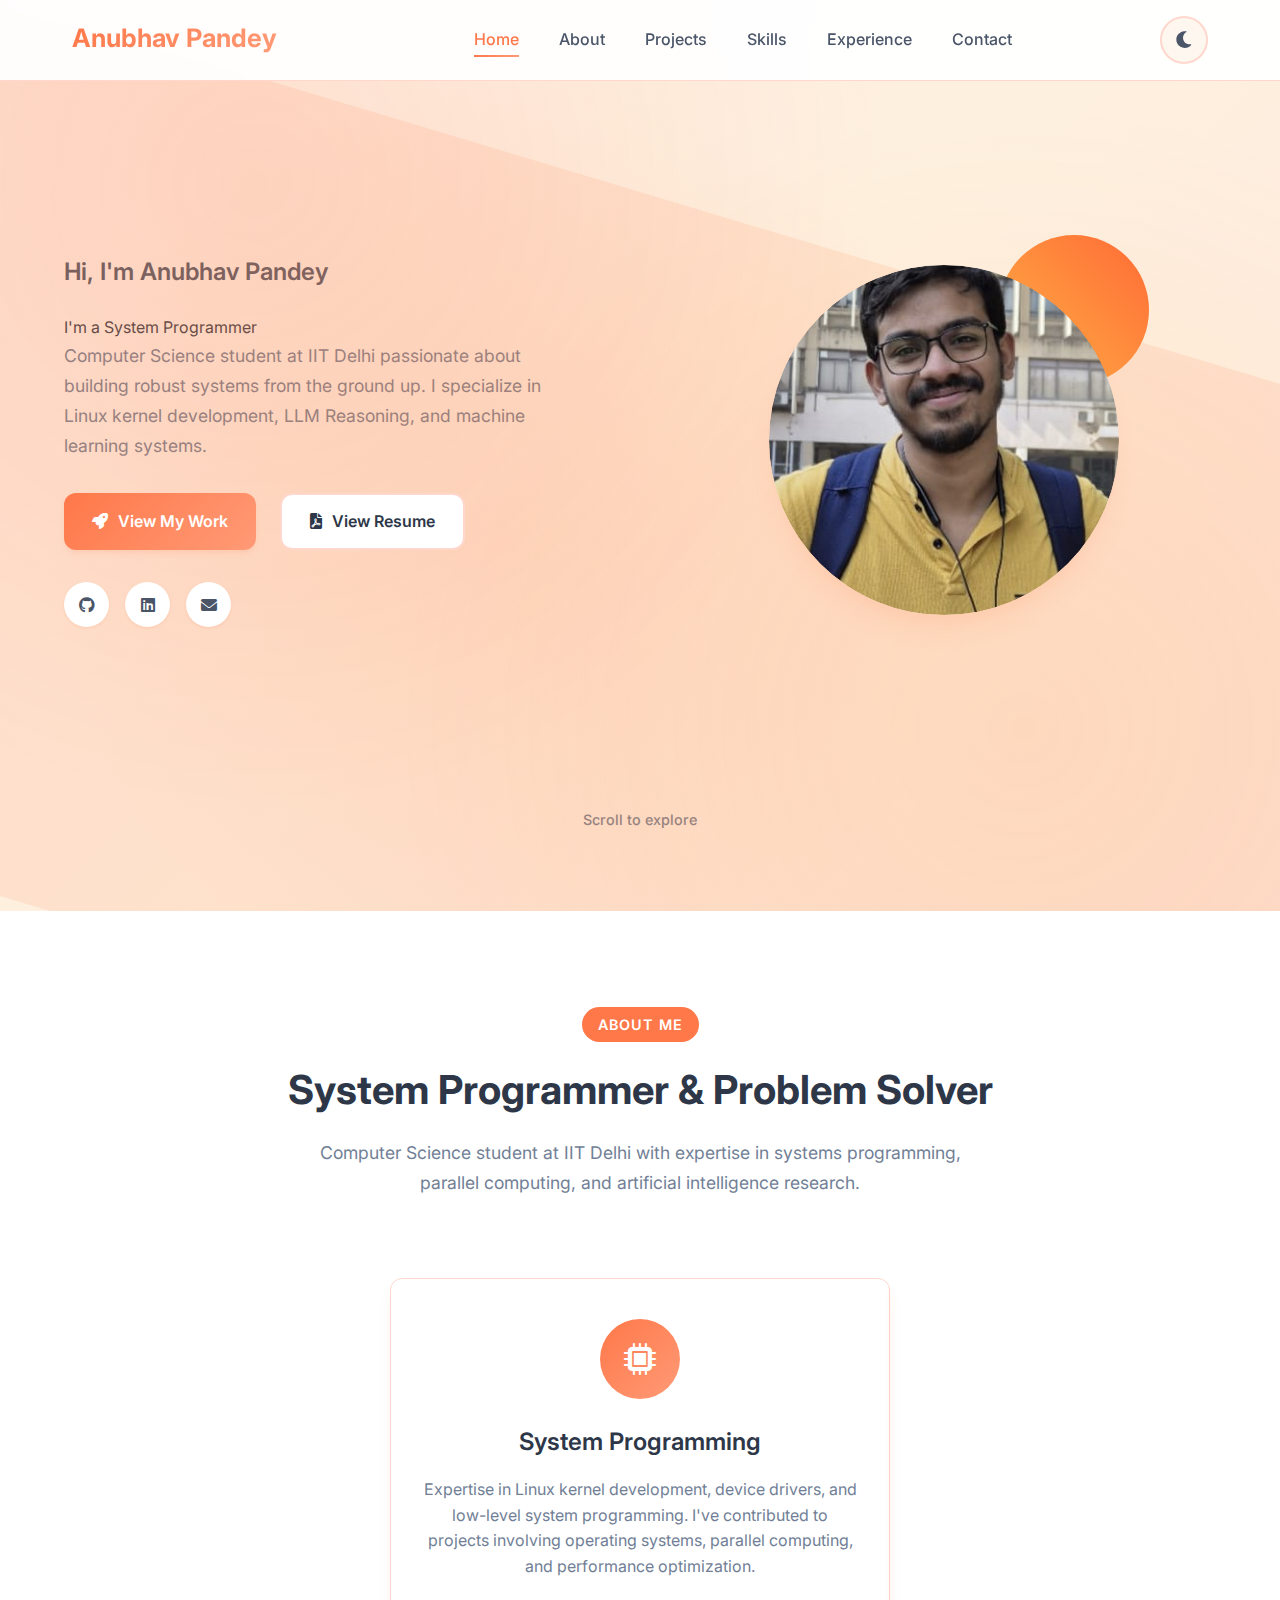
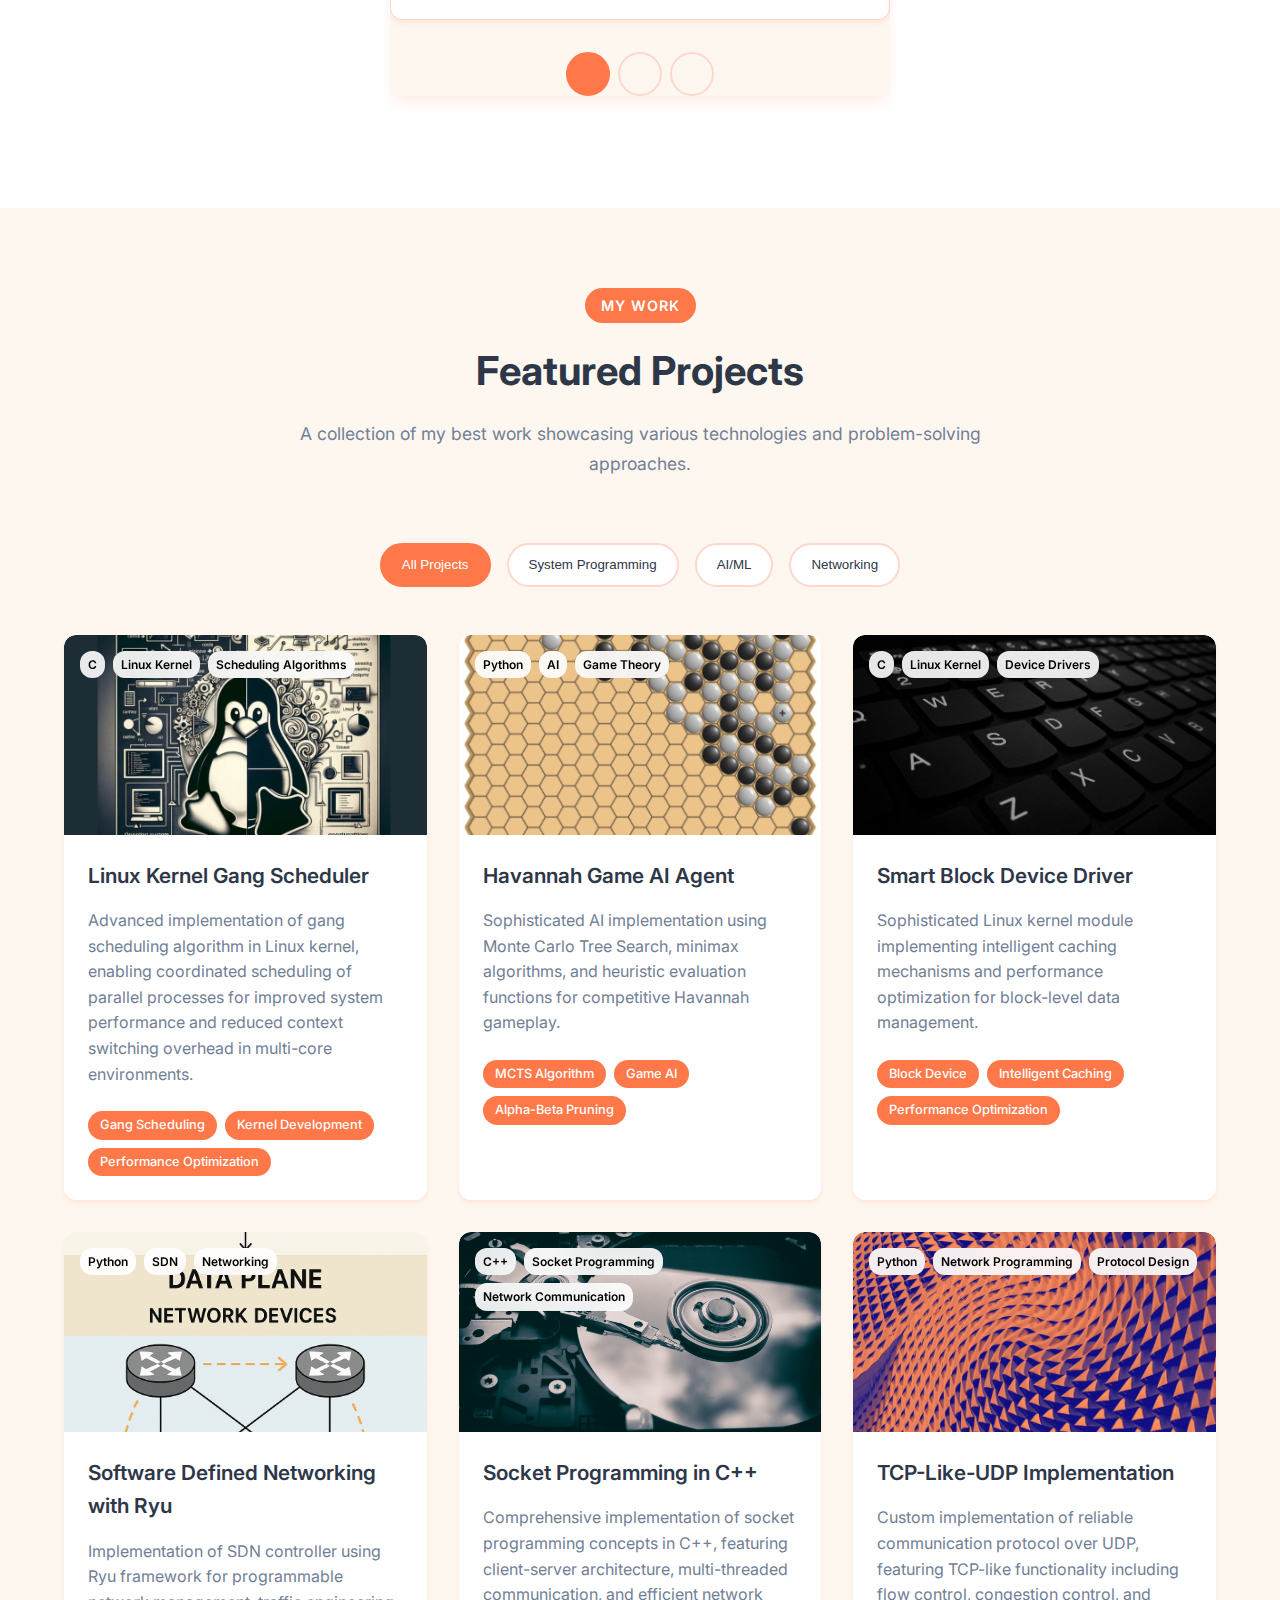
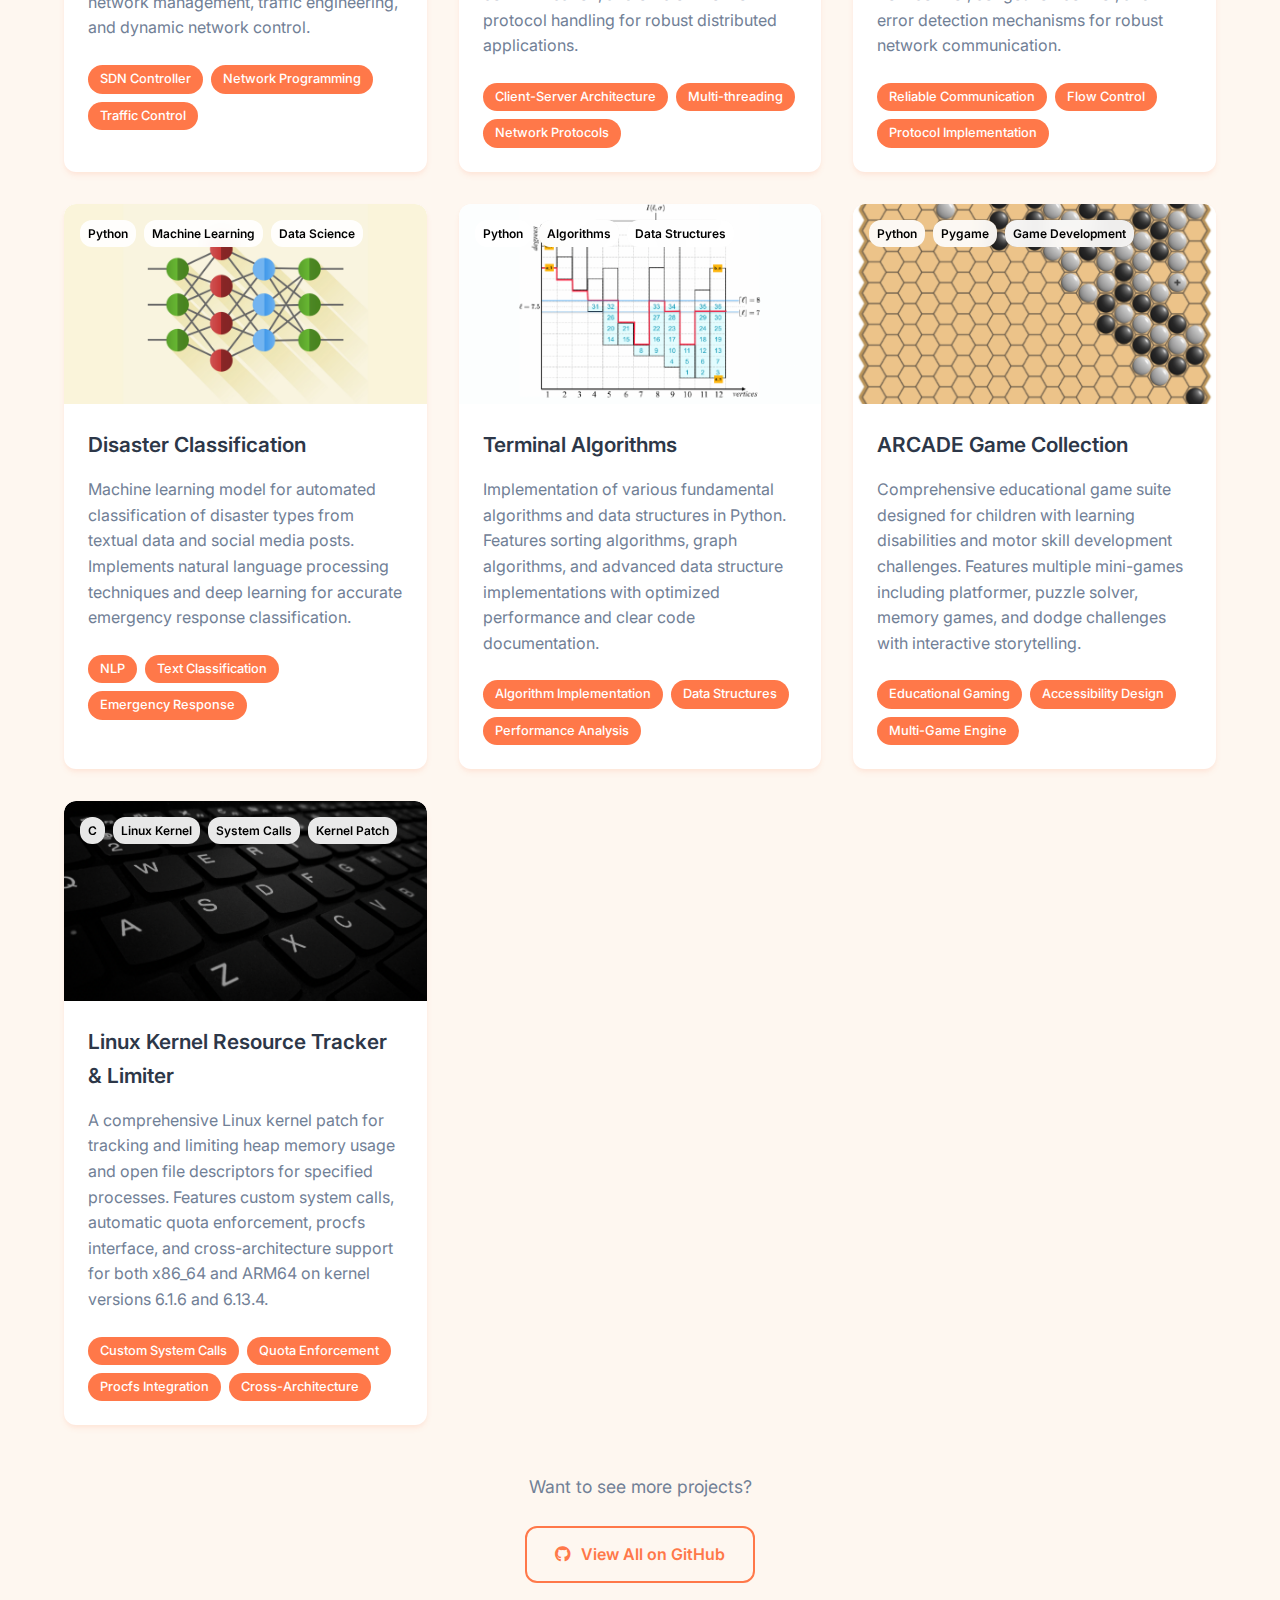
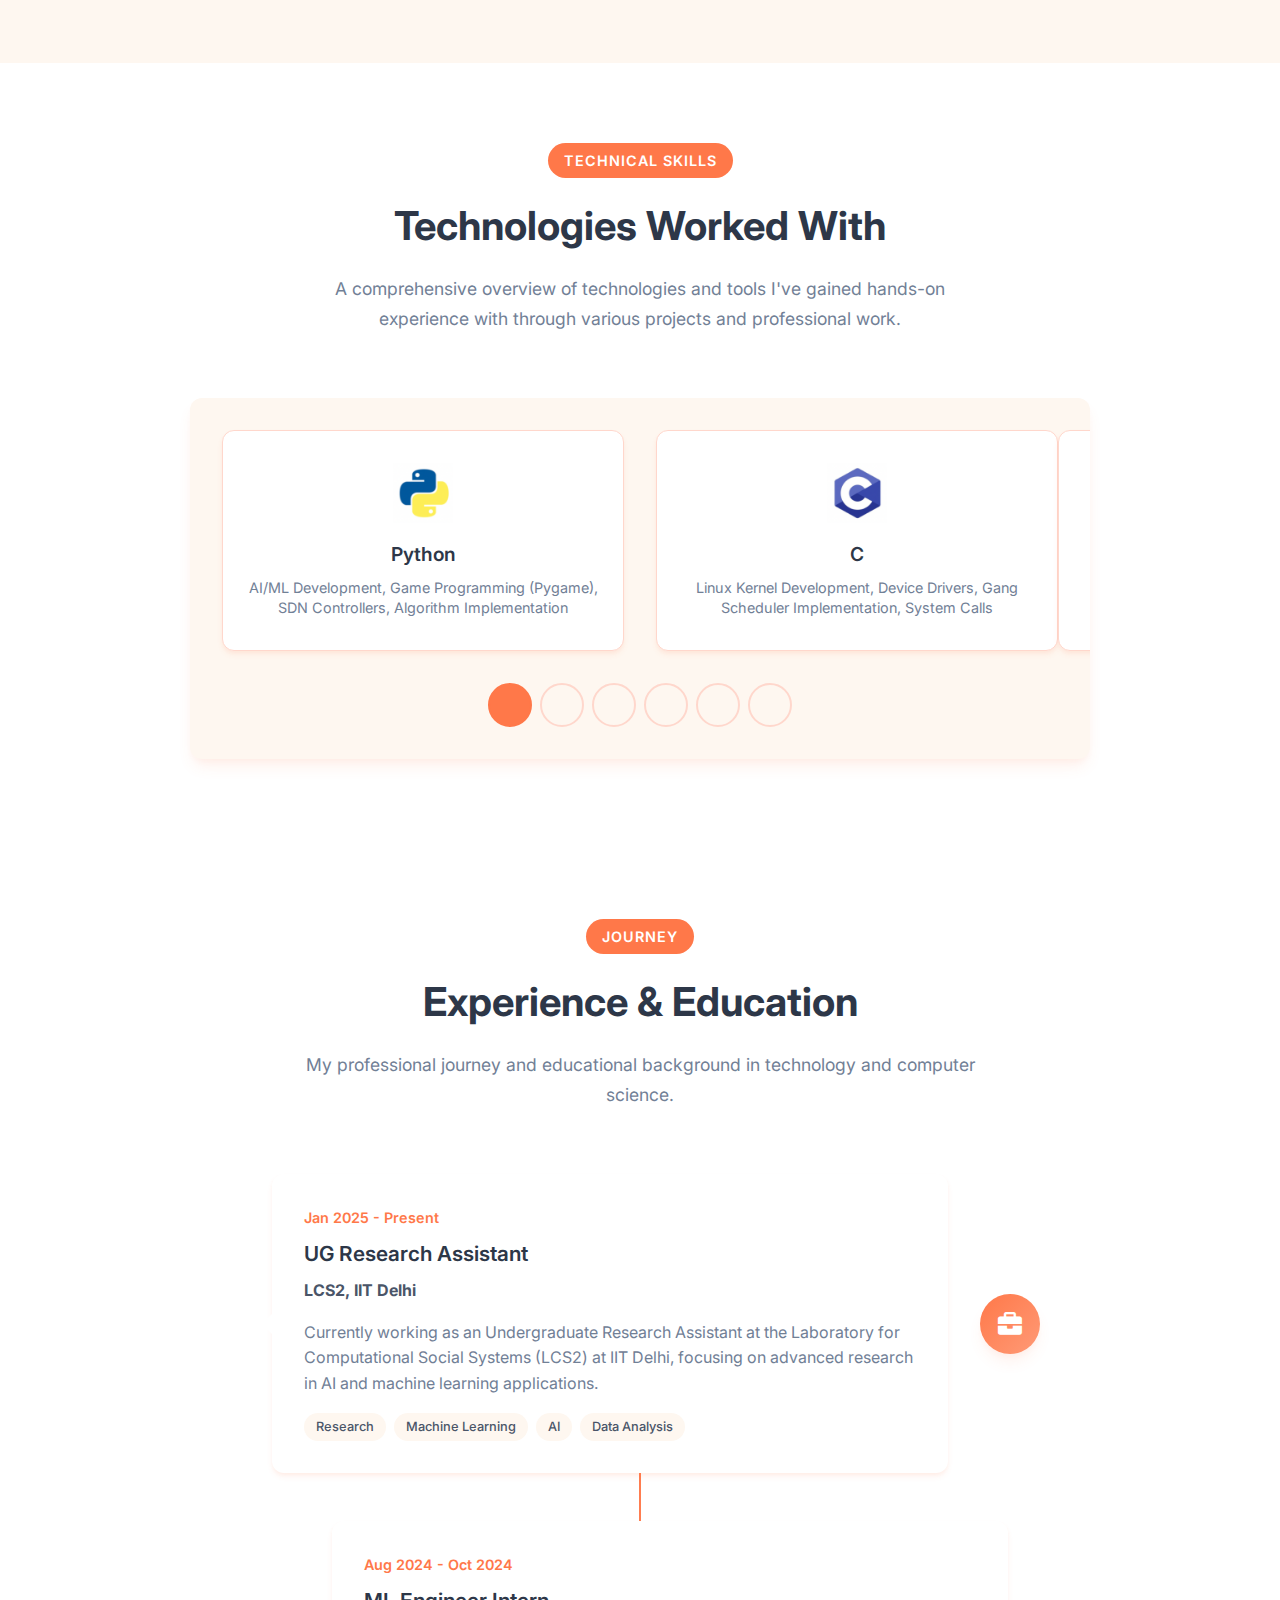
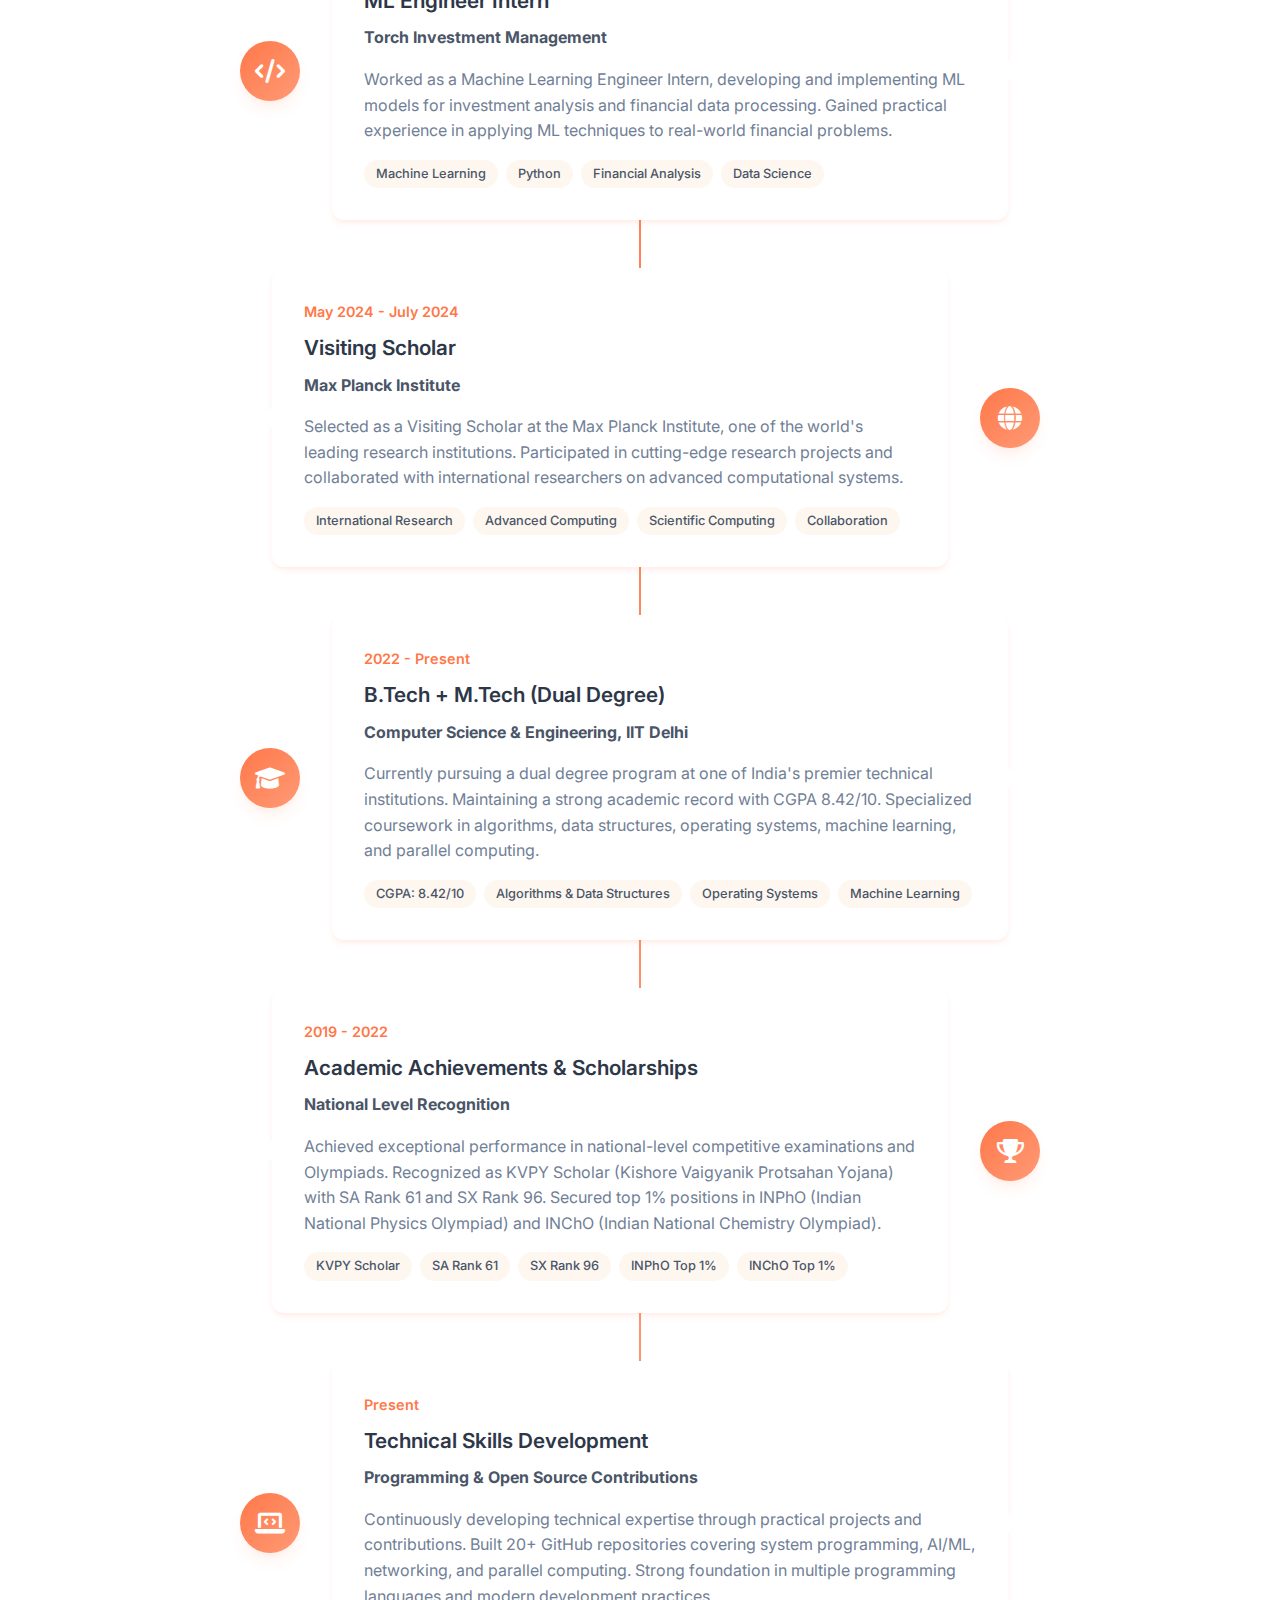
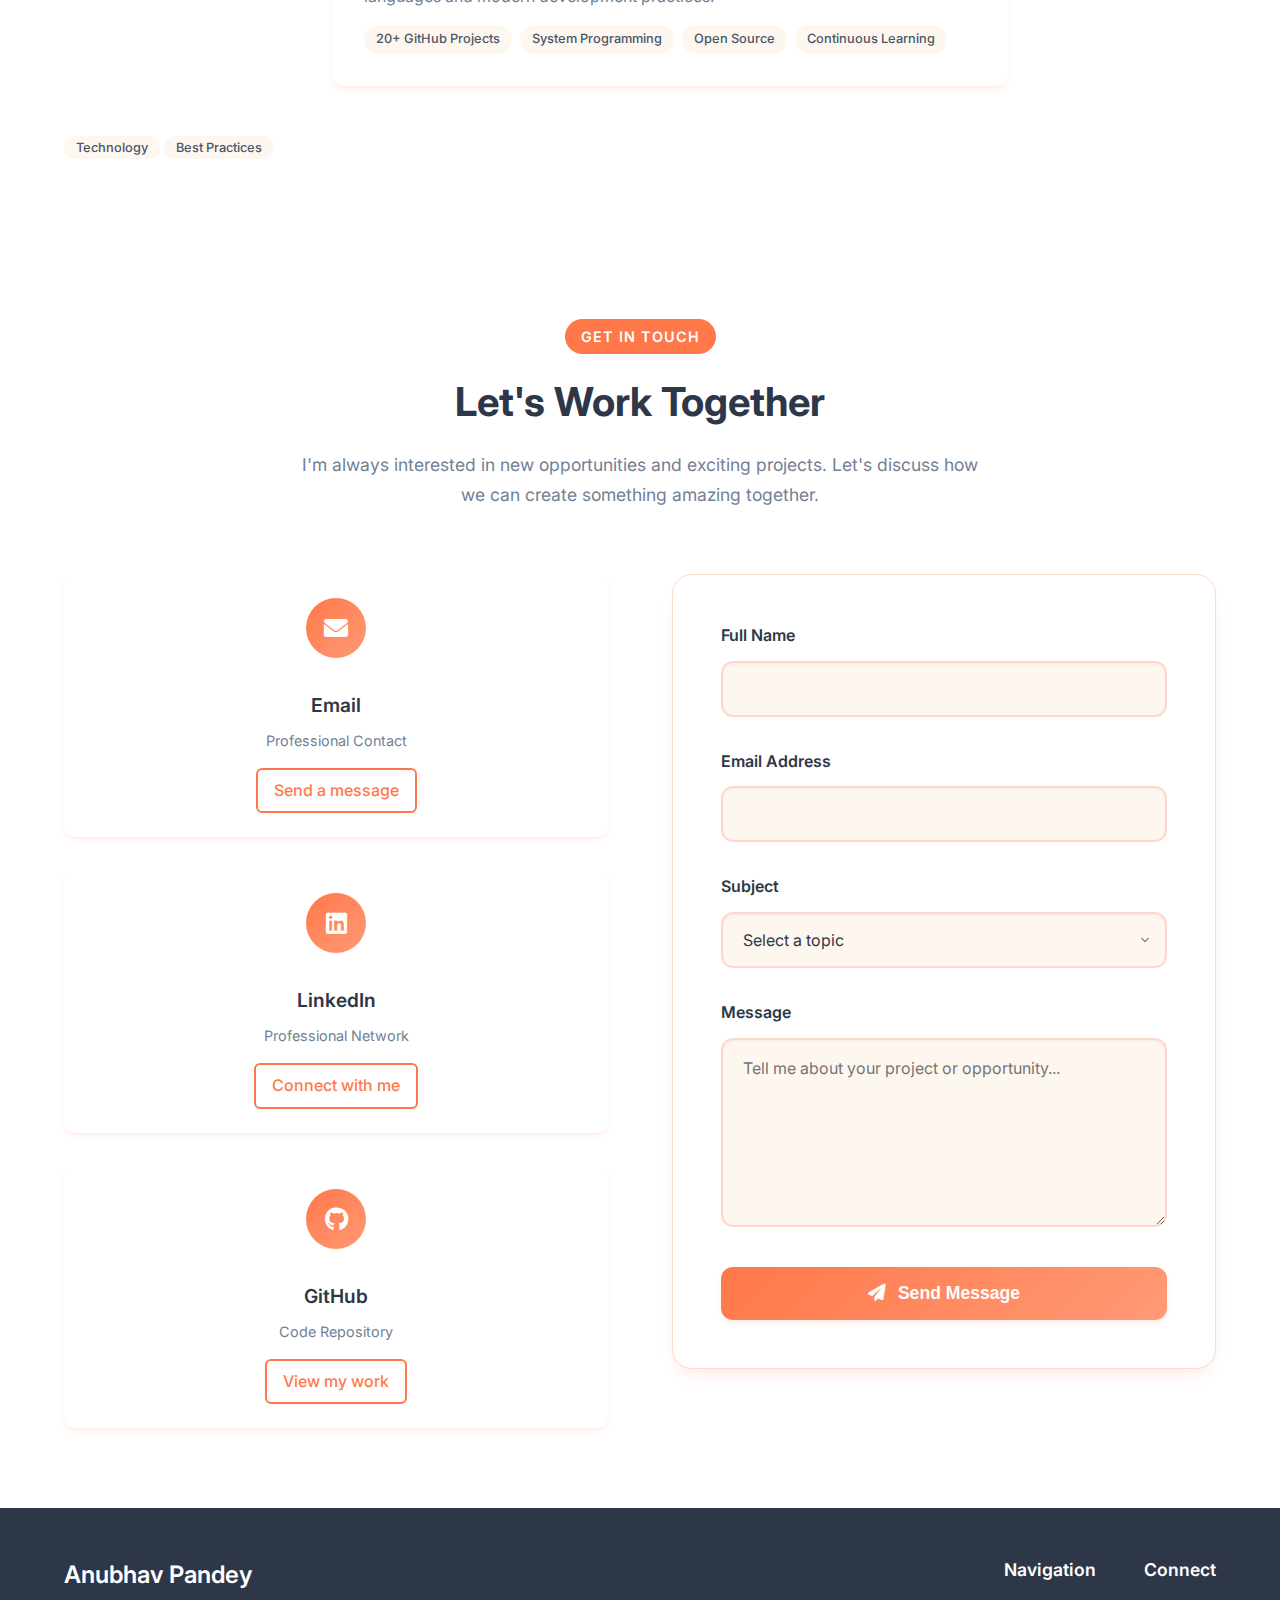
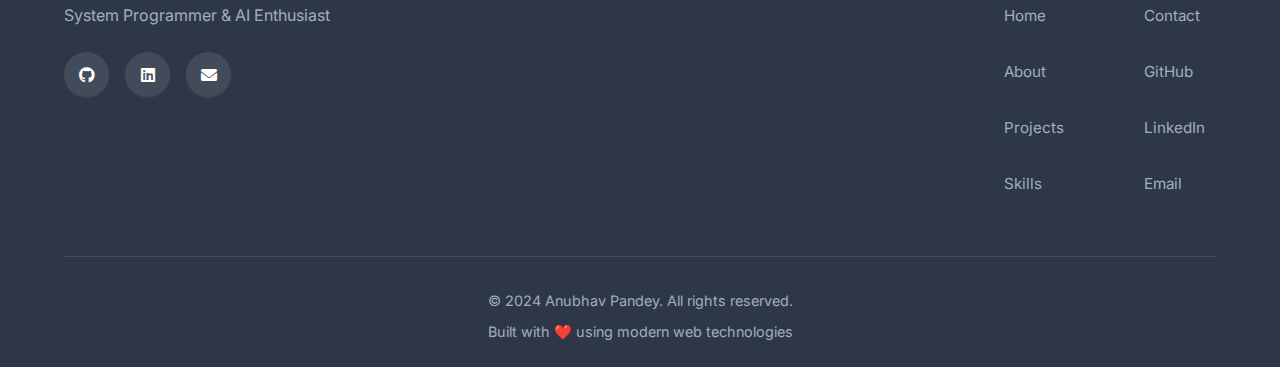
<file: index.html>
<!DOCTYPE html>
<html lang="en">
<head>
    <meta charset="UTF-8">
    <meta name="viewport" content="width=device-width, initial-scale=1.0">
    <title>Anubhav Pandey - System Programmer & AI Enthusiast</title>
    <meta name="description" content="Anubhav Pandey - System Programmer, Linux Kernel Developer, and AI Enthusiast. Computer Science student at IIT Delhi specializing in operating systems, parallel computing, and machine learning.">
    <meta name="keywords" content="Anubhav Pandey, System Programming, Linux Kernel, Machine Learning, AI, Operating Systems, IIT Delhi, Computer Science">
    
    <!-- Open Graph Meta Tags -->
    <meta property="og:title" content="Anubhav Pandey - System Programmer & AI Enthusiast">
    <meta property="og:description" content="Computer Science student at IIT Delhi specializing in Linux kernel development, ML, and artificial intelligence systems.">
    <meta property="og:type" content="website">
    <meta property="og:url" content="https://koderap.github.io">
    
    <!-- Favicon -->
    <link rel="icon" type="image/x-icon" href="data:image/svg+xml,<svg xmlns='http://www.w3.org/2000/svg' viewBox='0 0 100 100'><text y='.9em' font-size='90'>💻</text></svg>">
    
    <!-- Fonts -->
    <link rel="preconnect" href="https://fonts.googleapis.com">
    <link rel="preconnect" href="https://fonts.gstatic.com" crossorigin>
    <link href="https://fonts.googleapis.com/css2?family=Inter:wght@300;400;500;600;700;800&display=swap" rel="stylesheet">
    
    <!-- Font Awesome -->
    <link rel="stylesheet" href="https://cdnjs.cloudflare.com/ajax/libs/font-awesome/6.0.0/css/all.min.css">
    
    <!-- Styles -->
    <link rel="stylesheet" href="styles.css">
    
    <!-- Analytics (optional) -->
    <!-- Add your Google Analytics or other tracking code here -->
</head>
<body>
    <!-- Navigation -->
    <nav class="navbar">
        <div class="nav-container">
            <div class="nav-brand">
                <a href="#home" class="brand-link">
                    <span class="brand-text">Anubhav Pandey</span>
                </a>
            </div>
            
            <ul class="nav-menu">
                <li><a href="#home" class="nav-link active">Home</a></li>
                <li><a href="#about" class="nav-link">About</a></li>
                <li><a href="#projects" class="nav-link">Projects</a></li>
                <li><a href="#skills" class="nav-link">Skills</a></li>
                <li><a href="#experience" class="nav-link">Experience</a></li>
                <li><a href="#contact" class="nav-link">Contact</a></li>
            </ul>
            
            <div class="nav-actions">
                <button class="theme-toggle" aria-label="Toggle theme">
                    <i class="fas fa-moon"></i>
                </button>
                <button class="mobile-menu-btn" aria-label="Toggle menu">
                    <i class="fas fa-bars"></i>
                </button>
            </div>
        </div>
    </nav>

    <!-- Hero Section -->
    <section id="home" class="hero">
        <div class="hero-background">
            <div class="hero-gradient"></div>
            <div class="hero-particles"></div>
        </div>
        
        <div class="container">
            <div class="hero-content">
                <div class="hero-text">
                    <h1 class="hero-title">
                        Hi, I'm <span class="highlight">Anubhav Pandey</span>
                    </h1>
                    <p class="hero-subtitle">
                        I'm a <span class="typewriter">System Programmer</span>
                    </p>
                    <p class="hero-description">
                        Computer Science student at IIT Delhi passionate about building robust systems 
                        from the ground up. I specialize in Linux kernel development, LLM Reasoning, 
                        and machine learning systems.
                    </p>
                    
                    <div class="hero-buttons">
                        <a href="#experience" class="btn btn-primary smooth-scroll">
                            <i class="fas fa-rocket"></i>
                            View My Work
                        </a>
                        <a href="https://drive.google.com/file/d/14AIJ9Ne8GtzcBC00yKzh8bkPx2_Y8CnE/view" target="_blank" rel="noopener" class="btn btn-secondary">
                            <i class="fas fa-file-pdf"></i>
                            View Resume
                        </a>
                    </div>
                    
                    <div class="hero-social">
                        <a href="https://github.com/koderAP" target="_blank" rel="noopener" class="social-link">
                            <i class="fab fa-github"></i>
                        </a>
                        <a href="https://www.linkedin.com/in/anubhavpandeyiitd/" target="_blank" rel="noopener" class="social-link">
                            <i class="fab fa-linkedin"></i>
                        </a>
                        <a href="mailto:anubhavpandey.iitd@gmail.com" class="social-link">
                            <i class="fas fa-envelope"></i>
                        </a>
                    </div>
                </div>
                
                <div class="hero-image">
                    <div class="profile-container">
                        <div class="profile-image">
                            <img src="images/whitebg.jpg" alt="Anubhav Pandey" class="profile-photo">
                        </div>
                        <div class="profile-decoration"></div>
                    </div>
                </div>
            </div>
            
            <div class="scroll-indicator">
                <div class="scroll-line"></div>
                <span class="scroll-text">Scroll to explore</span>
            </div>
        </div>
    </section>

    <!-- About Section -->
    <section id="about" class="about">
        <div class="container">
            <div class="section-header">
                <span class="section-tag">About Me</span>
                <h2 class="section-title">System Programmer & Problem Solver</h2>
                <p class="section-description">
                    Computer Science student at IIT Delhi with  expertise in systems programming, 
                    parallel computing, and artificial intelligence research.
                </p>
            </div>
            
            <div class="about-content">
                <div class="about-cards-container">
                    <button class="about-nav about-nav-prev" aria-label="Previous card">
                        <i class="fas fa-chevron-left"></i>
                    </button>
                    <button class="about-nav about-nav-next" aria-label="Next card">
                        <i class="fas fa-chevron-right"></i>
                    </button>
                    <div class="about-cards-wrapper">
                        <div class="about-card">
                            <div class="card-icon">
                                <i class="fas fa-microchip"></i>
                            </div>
                            <h3>System Programming</h3>
                            <p>
                                 Expertise in Linux kernel development, device drivers, and low-level 
                                system programming. I've contributed to projects involving operating systems, 
                                parallel computing, and performance optimization.
                            </p>
                        </div>
                        
                        <div class="about-card">
                            <div class="card-icon">
                                <i class="fas fa-brain"></i>
                            </div>
                            <h3>AI & Machine Learning</h3>
                            <p>
                                Developing intelligent solutions using machine learning and deep learning 
                                techniques. From computer vision to game AI, I create AI-powered applications 
                                that solve complex problems.
                            </p>
                        </div>
                        
                        <div class="about-card">
                            <div class="card-icon">
                                <i class="fas fa-search"></i>
                            </div>
                            <h3>Research Interests</h3>
                            <p>
                                My research focuses on operating systems optimization, memory management in kernel space, 
                                and reasoning in LLMs. Currently exploring Agentic AI and Finance.
                            </p>
                        </div>
                    </div>
                    
                    <!-- Card indicators -->
                    <div class="about-indicators">
                        <button class="about-indicator active" data-index="0" aria-label="Go to card 1"></button>
                        <button class="about-indicator" data-index="1" aria-label="Go to card 2"></button>
                        <button class="about-indicator" data-index="2" aria-label="Go to card 3"></button>
                    </div>
                </div>
            </div>
        </div>
    </section>

    <!-- Projects Section -->
    <section id="projects" class="projects">
        <div class="container">
            <div class="section-header">
                <span class="section-tag">My Work</span>
                <h2 class="section-title">Featured Projects</h2>
                <p class="section-description">
                    A collection of my best work showcasing various technologies and problem-solving approaches.
                </p>
            </div>
            
            <div class="project-filters">
                <button class="filter-btn active" data-filter="all">All Projects</button>
                <button class="filter-btn" data-filter="system">System Programming</button>
                <button class="filter-btn" data-filter="ai">AI/ML</button>
                <button class="filter-btn" data-filter="networking">Networking</button>
            </div>
            
            <div class="projects-grid">
                <!-- Linux Kernel Gang Scheduler -->
                <div class="project-card" data-category="system">
                    <div class="project-image">
                        <img src="images/projects/tux.png" alt="Linux Kernel Gang Scheduler" class="project-img">
                        <div class="project-overlay">
                            <div class="project-links">
                                <a href="https://github.com/koderAP/Linux-Kernel-Gang-Scheduler" target="_blank" rel="noopener" class="project-link">
                                    <i class="fab fa-github"></i>
                                </a>
                                <a href="https://github.com/koderAP/Linux-Kernel-Gang-Scheduler" target="_blank" rel="noopener" class="project-link">
                                    <i class="fas fa-external-link-alt"></i>
                                </a>
                            </div>
                        </div>
                        <div class="project-tech-stack">
                            <span class="tech-tag">C</span>
                            <span class="tech-tag">Linux Kernel</span>
                            <span class="tech-tag">Scheduling Algorithms</span>
                        </div>
                    </div>
                    <div class="project-content">
                        <h3 class="project-title">Linux Kernel Gang Scheduler</h3>
                        <p class="project-description">
                            Advanced implementation of gang scheduling algorithm in Linux kernel, enabling 
                            coordinated scheduling of parallel processes for improved system performance 
                            and reduced context switching overhead in multi-core environments.
                        </p>
                        <div class="project-features">
                            <span class="feature-tag">Gang Scheduling</span>
                            <span class="feature-tag">Kernel Development</span>
                            <span class="feature-tag">Performance Optimization</span>
                        </div>
                    </div>
                </div>

                <!-- Havannah Game AI -->
                <div class="project-card" data-category="ai">
                    <div class="project-image">
                        <img src="images/projects/havanah.png" alt="Havannah Game AI Agent" class="project-img">
                        <div class="project-overlay">
                            <div class="project-links">
                                <a href="https://github.com/koderAP/Havannah-Game-AI" target="_blank" rel="noopener" class="project-link">
                                    <i class="fab fa-github"></i>
                                </a>
                                <a href="https://github.com/koderAP/Havannah-Game-AI" target="_blank" rel="noopener" class="project-link">
                                    <i class="fas fa-external-link-alt"></i>
                                </a>
                            </div>
                        </div>
                        <div class="project-tech-stack">
                            <span class="tech-tag">Python</span>
                            <span class="tech-tag">AI</span>
                            <span class="tech-tag">Game Theory</span>
                        </div>
                    </div>
                    <div class="project-content">
                        <h3 class="project-title">Havannah Game AI Agent</h3>
                        <p class="project-description">
                            Sophisticated AI implementation using Monte Carlo Tree Search, minimax algorithms, 
                            and heuristic evaluation functions for competitive Havannah gameplay.
                        </p>
                        <div class="project-features">
                            <span class="feature-tag">MCTS Algorithm</span>
                            <span class="feature-tag">Game AI</span>
                            <span class="feature-tag">Alpha-Beta Pruning</span>
                        </div>
                    </div>
                </div>

                <!-- Smart Block Device Driver -->
                <div class="project-card" data-category="system">
                    <div class="project-image">
                        <img src="images/projects/device-driver.png" alt="Smart Block Device Driver" class="project-img">
                        <div class="project-overlay">
                            <div class="project-links">
                                <a href="https://github.com/koderAP/Smart-Block-DeviceDriver" target="_blank" rel="noopener" class="project-link">
                                    <i class="fab fa-github"></i>
                                </a>
                                <a href="https://github.com/koderAP/Smart-Block-DeviceDriver" target="_blank" rel="noopener" class="project-link">
                                    <i class="fas fa-external-link-alt"></i>
                                </a>
                            </div>
                        </div>
                        <div class="project-tech-stack">
                            <span class="tech-tag">C</span>
                            <span class="tech-tag">Linux Kernel</span>
                            <span class="tech-tag">Device Drivers</span>
                        </div>
                    </div>
                    <div class="project-content">
                        <h3 class="project-title">Smart Block Device Driver</h3>
                        <p class="project-description">
                            Sophisticated Linux kernel module implementing intelligent caching mechanisms 
                            and performance optimization for block-level data management.
                        </p>
                        <div class="project-features">
                            <span class="feature-tag">Block Device</span>
                            <span class="feature-tag">Intelligent Caching</span>
                            <span class="feature-tag">Performance Optimization</span>
                        </div>
                    </div>
                </div>

                <!-- SDN with Ryu -->
                <div class="project-card" data-category="networking">
                    <div class="project-image">
                        <img src="images/projects/sdn.png" alt="Software Defined Networking with Ryu" class="project-img">
                        <div class="project-overlay">
                            <div class="project-links">
                                <a href="https://github.com/koderAP/SDN-with-RYU" target="_blank" rel="noopener" class="project-link">
                                    <i class="fab fa-github"></i>
                                </a>
                                <a href="https://github.com/koderAP/SDN-with-RYU" target="_blank" rel="noopener" class="project-link">
                                    <i class="fas fa-external-link-alt"></i>
                                </a>
                            </div>
                        </div>
                        <div class="project-tech-stack">
                            <span class="tech-tag">Python</span>
                            <span class="tech-tag">SDN</span>
                            <span class="tech-tag">Networking</span>
                        </div>
                    </div>
                    <div class="project-content">
                        <h3 class="project-title">Software Defined Networking with Ryu</h3>
                        <p class="project-description">
                            Implementation of SDN controller using Ryu framework for programmable network management, 
                            traffic engineering, and dynamic network control.
                        </p>
                        <div class="project-features">
                            <span class="feature-tag">SDN Controller</span>
                            <span class="feature-tag">Network Programming</span>
                            <span class="feature-tag">Traffic Control</span>
                        </div>
                    </div>
                </div>

                <!-- Socket Programming C++ -->
                <div class="project-card" data-category="networking">
                    <div class="project-image">
                        <img src="images/projects/mergesort.jpg" alt="Socket Programming in C++" class="project-img">
                        <div class="project-overlay">
                            <div class="project-links">
                                <a href="https://github.com/koderAP/Socket-programing-cpp" target="_blank" rel="noopener" class="project-link">
                                    <i class="fab fa-github"></i>
                                </a>
                                <a href="https://github.com/koderAP/Socket-programing-cpp" target="_blank" rel="noopener" class="project-link">
                                    <i class="fas fa-external-link-alt"></i>
                                </a>
                            </div>
                        </div>
                        <div class="project-tech-stack">
                            <span class="tech-tag">C++</span>
                            <span class="tech-tag">Socket Programming</span>
                            <span class="tech-tag">Network Communication</span>
                        </div>
                    </div>
                    <div class="project-content">
                        <h3 class="project-title">Socket Programming in C++</h3>
                        <p class="project-description">
                            Comprehensive implementation of socket programming concepts in C++, featuring 
                            client-server architecture, multi-threaded communication, and efficient 
                            network protocol handling for robust distributed applications.
                        </p>
                        <div class="project-features">
                            <span class="feature-tag">Client-Server Architecture</span>
                            <span class="feature-tag">Multi-threading</span>
                            <span class="feature-tag">Network Protocols</span>
                        </div>
                    </div>
                </div>

                <!-- TCP-Like-UDP -->
                <div class="project-card" data-category="networking">
                    <div class="project-image">
                        <img src="images/projects/kws.jpg" alt="TCP-Like-UDP Implementation" class="project-img">
                        <div class="project-overlay">
                            <div class="project-links">
                                <a href="https://github.com/koderAP/TCP-Like-UDP" target="_blank" rel="noopener" class="project-link">
                                    <i class="fab fa-github"></i>
                                </a>
                                <a href="https://github.com/koderAP/TCP-Like-UDP" target="_blank" rel="noopener" class="project-link">
                                    <i class="fas fa-external-link-alt"></i>
                                </a>
                            </div>
                        </div>
                        <div class="project-tech-stack">
                            <span class="tech-tag">Python</span>
                            <span class="tech-tag">Network Programming</span>
                            <span class="tech-tag">Protocol Design</span>
                        </div>
                    </div>
                    <div class="project-content">
                        <h3 class="project-title">TCP-Like-UDP Implementation</h3>
                        <p class="project-description">
                            Custom implementation of reliable communication protocol over UDP, featuring 
                            TCP-like functionality including flow control, congestion control, and 
                            error detection mechanisms for robust network communication.
                        </p>
                        <div class="project-features">
                            <span class="feature-tag">Reliable Communication</span>
                            <span class="feature-tag">Flow Control</span>
                            <span class="feature-tag">Protocol Implementation</span>
                        </div>
                    </div>
                </div>

                <!-- Disaster Classification -->
                <div class="project-card" data-category="ai">
                    <div class="project-image">
                        <img src="images/projects/ann.png" alt="Disaster Classification" class="project-img">
                        <div class="project-overlay">
                            <div class="project-links">
                                <a href="https://github.com/koderAP/DisasterClassification" target="_blank" rel="noopener" class="project-link">
                                    <i class="fab fa-github"></i>
                                </a>
                                <a href="https://github.com/koderAP/DisasterClassification" target="_blank" rel="noopener" class="project-link">
                                    <i class="fas fa-external-link-alt"></i>
                                </a>
                            </div>
                        </div>
                        <div class="project-tech-stack">
                            <span class="tech-tag">Python</span>
                            <span class="tech-tag">Machine Learning</span>
                            <span class="tech-tag">Data Science</span>
                        </div>
                    </div>
                    <div class="project-content">
                        <h3 class="project-title">Disaster Classification</h3>
                        <p class="project-description">
                            Machine learning model for automated classification of disaster types from textual data 
                            and social media posts. Implements natural language processing techniques and deep learning 
                            for accurate emergency response classification.
                        </p>
                        <div class="project-features">
                            <span class="feature-tag">NLP</span>
                            <span class="feature-tag">Text Classification</span>
                            <span class="feature-tag">Emergency Response</span>
                        </div>
                    </div>
                </div>

                <!-- Terminal Algorithms -->
                <div class="project-card" data-category="system">
                    <div class="project-image">
                        <img src="images/projects/interval.png" alt="Terminal Algorithms" class="project-img">
                        <div class="project-overlay">
                            <div class="project-links">
                                <a href="https://github.com/koderAP/Terminal-Algos" target="_blank" rel="noopener" class="project-link">
                                    <i class="fab fa-github"></i>
                                </a>
                                <a href="https://github.com/koderAP/Terminal-Algos" target="_blank" rel="noopener" class="project-link">
                                    <i class="fas fa-external-link-alt"></i>
                                </a>
                            </div>
                        </div>
                        <div class="project-tech-stack">
                            <span class="tech-tag">Python</span>
                            <span class="tech-tag">Algorithms</span>
                            <span class="tech-tag">Data Structures</span>
                        </div>
                    </div>
                    <div class="project-content">
                        <h3 class="project-title">Terminal Algorithms</h3>
                        <p class="project-description">
                            Implementation of various fundamental algorithms and data structures in Python. 
                            Features sorting algorithms, graph algorithms, and advanced data structure implementations 
                            with optimized performance and clear code documentation.
                        </p>
                        <div class="project-features">
                            <span class="feature-tag">Algorithm Implementation</span>
                            <span class="feature-tag">Data Structures</span>
                            <span class="feature-tag">Performance Analysis</span>
                        </div>
                    </div>
                </div>

                <!-- ARCADE Game Collection -->
                <div class="project-card" data-category="ai">
                    <div class="project-image">
                        <img src="images/projects/havanah.png" alt="ARCADE Game Collection" class="project-img">
                        <div class="project-overlay">
                            <div class="project-links">
                                <a href="https://github.com/koderAP/ARCADE" target="_blank" rel="noopener" class="project-link">
                                    <i class="fab fa-github"></i>
                                </a>
                                <a href="https://github.com/koderAP/ARCADE" target="_blank" rel="noopener" class="project-link">
                                    <i class="fas fa-external-link-alt"></i>
                                </a>
                            </div>
                        </div>
                        <div class="project-tech-stack">
                            <span class="tech-tag">Python</span>
                            <span class="tech-tag">Pygame</span>
                            <span class="tech-tag">Game Development</span>
                        </div>
                    </div>
                    <div class="project-content">
                        <h3 class="project-title">ARCADE Game Collection</h3>
                        <p class="project-description">
                            Comprehensive educational game suite designed for children with learning disabilities and motor skill development challenges. 
                            Features multiple mini-games including platformer, puzzle solver, memory games, and dodge challenges with interactive storytelling.
                        </p>
                        <div class="project-features">
                            <span class="feature-tag">Educational Gaming</span>
                            <span class="feature-tag">Accessibility Design</span>
                            <span class="feature-tag">Multi-Game Engine</span>
                        </div>
                    </div>
                </div>

                <!-- Linux Kernel Resource Tracker -->
                <div class="project-card" data-category="system">
                    <div class="project-image">
                        <img src="images/projects/device-driver.png" alt="Linux Kernel Resource Tracker" class="project-img">
                        <div class="project-overlay">
                            <div class="project-links">
                                <a href="https://github.com/koderAP/Linux-Kernel-Resource-Tracker" target="_blank" rel="noopener" class="project-link">
                                    <i class="fab fa-github"></i>
                                </a>
                                <a href="https://github.com/koderAP/Linux-Kernel-Resource-Tracker" target="_blank" rel="noopener" class="project-link">
                                    <i class="fas fa-external-link-alt"></i>
                                </a>
                            </div>
                        </div>
                        <div class="project-tech-stack">
                            <span class="tech-tag">C</span>
                            <span class="tech-tag">Linux Kernel</span>
                            <span class="tech-tag">System Calls</span>
                            <span class="tech-tag">Kernel Patch</span>
                        </div>
                    </div>
                    <div class="project-content">
                        <h3 class="project-title">Linux Kernel Resource Tracker & Limiter</h3>
                        <p class="project-description">
                            A comprehensive Linux kernel patch for tracking and limiting heap memory usage and open file descriptors 
                            for specified processes. Features custom system calls, automatic quota enforcement, procfs interface, 
                            and cross-architecture support for both x86_64 and ARM64 on kernel versions 6.1.6 and 6.13.4.
                        </p>
                        <div class="project-features">
                            <span class="feature-tag">Custom System Calls</span>
                            <span class="feature-tag">Quota Enforcement</span>
                            <span class="feature-tag">Procfs Integration</span>
                            <span class="feature-tag">Cross-Architecture</span>
                        </div>
                    </div>
                </div>
            </div>
            
            <div class="projects-cta">
                <p>Want to see more projects?</p>
                <a href="https://github.com/koderAP" target="_blank" rel="noopener" class="btn btn-outline">
                    <i class="fab fa-github"></i>
                    View All on GitHub
                </a>
            </div>
        </div>
    </section>

    <!-- Skills Section -->
    <section id="skills" class="skills">
        <div class="container">
            <div class="section-header">
                <span class="section-tag">Technical Skills</span>
                <h2 class="section-title">Technologies Worked With</h2>
                <p class="section-description">
                    A comprehensive overview of technologies and tools I've gained hands-on experience with through various projects and professional work.
                </p>
            </div>
            
            <!-- Technologies Slider -->
            <div class="tech-slider-container">
                <button class="tech-nav tech-nav-prev" aria-label="Previous technologies">
                    <i class="fas fa-chevron-left"></i>
                </button>
                <button class="tech-nav tech-nav-next" aria-label="Next technologies">
                    <i class="fas fa-chevron-right"></i>
                </button>
                
                <div class="tech-slider-wrapper">
                    <div class="tech-slide">
                        <div class="tech-card">
                            <img src="images/skills/python.png" alt="Python" class="tech-icon">
                            <h4>Python</h4>
                            <p>AI/ML Development, Game Programming (Pygame), SDN Controllers, Algorithm Implementation</p>
                        </div>
                        <div class="tech-card">
                            <img src="images/skills/c.png" alt="C" class="tech-icon">
                            <h4>C</h4>
                            <p>Linux Kernel Development, Device Drivers, Gang Scheduler Implementation, System Calls</p>
                        </div>
                    </div>
                    
                    <div class="tech-slide">
                        <div class="tech-card">
                            <img src="images/skills/c++.png" alt="C++" class="tech-icon">
                            <h4>C++</h4>
                            <p>Socket Programming, Multi-threaded Network Applications, Client-Server Architecture</p>
                        </div>
                        <div class="tech-card">
                            <img src="images/skills/linux.png" alt="Linux" class="tech-icon">
                            <h4>Linux Kernel</h4>
                            <p>Kernel Patches, Resource Tracking, Scheduler Algorithms, ARM64 & x86_64 Support</p>
                        </div>
                    </div>
                    
                    <div class="tech-slide">
                        <div class="tech-card">
                            <img src="images/skills/git.png" alt="Git" class="tech-icon">
                            <h4>Git</h4>
                            <p>Version Control, 20+ GitHub Repositories, Open Source Collaboration</p>
                        </div>
                        <div class="tech-card">
                            <img src="images/skills/nvidia.png" alt="AI/ML" class="tech-icon">
                            <h4>AI & ML</h4>
                            <p>MCTS Algorithms, Game AI, Natural Language Processing, Neural Networks</p>
                        </div>
                    </div>
                    
                    <div class="tech-slide">
                        <div class="tech-card">
                            <img src="images/skills/c++.png" alt="Networking" class="tech-icon">
                            <h4>Network Programming</h4>
                            <p>SDN with Ryu Framework, TCP Protocol Implementation, Socket Programming</p>
                        </div>
                        <div class="tech-card">
                            <img src="images/skills/c++.png" alt="Data Structures" class="tech-icon">
                            <h4>Algorithms & DS</h4>
                            <p>Advanced Data Structures, Graph Algorithms, Sorting Algorithms, Performance Analysis</p>
                        </div>
                    </div>
                    
                    <div class="tech-slide">
                        <div class="tech-card">
                            <img src="images/skills/linux.png" alt="System Programming" class="tech-icon">
                            <h4>System Programming</h4>
                            <p>Multi-threading, Memory Management, Performance Optimization, Caching Systems</p>
                        </div>
                        <div class="tech-card">
                            <img src="images/skills/pygame.png" alt="Game Development" class="tech-icon">
                            <h4>Game Development</h4>
                            <p>Pygame Framework, Educational Games, Interactive Storytelling, Accessibility Design</p>
                        </div>
                    </div>
                </div>
                
                <!-- Tech indicators -->
                <div class="tech-indicators">
                    <button class="tech-indicator active" data-index="0" aria-label="Go to slide 1"></button>
                    <button class="tech-indicator" data-index="1" aria-label="Go to slide 2"></button>
                    <button class="tech-indicator" data-index="2" aria-label="Go to slide 3"></button>
                    <button class="tech-indicator" data-index="3" aria-label="Go to slide 4"></button>
                    <button class="tech-indicator" data-index="4" aria-label="Go to slide 5"></button>
                    <button class="tech-indicator" data-index="5" aria-label="Go to slide 6"></button>
                </div>
            </div>
        </div>
    </section>

    <!-- Experience Section -->
    <section id="experience" class="experience">
        <div class="container">
            <div class="section-header">
                <span class="section-tag">Journey</span>
                <h2 class="section-title">Experience & Education</h2>
                <p class="section-description">
                    My professional journey and educational background in technology and computer science.
                </p>
            </div>
            
            <div class="timeline">
                <div class="timeline-item">
                    <div class="timeline-marker">
                        <i class="fas fa-briefcase"></i>
                    </div>
                    <div class="timeline-content">
                        <div class="timeline-date">Jan 2025 - Present</div>
                        <h3>UG Research Assistant</h3>
                        <h4>LCS2, IIT Delhi</h4>
                        <p>
                            Currently working as an Undergraduate Research Assistant at the Laboratory for Computational Social Systems (LCS2) 
                            at IIT Delhi, focusing on advanced research in AI and machine learning applications.
                        </p>
                        <div class="timeline-skills">
                            <span class="skill-tag">Research</span>
                            <span class="skill-tag">Machine Learning</span>
                            <span class="skill-tag">AI</span>
                            <span class="skill-tag">Data Analysis</span>
                        </div>
                    </div>
                </div>
                
                <div class="timeline-item">
                    <div class="timeline-marker">
                        <i class="fas fa-code"></i>
                    </div>
                    <div class="timeline-content">
                        <div class="timeline-date">Aug 2024 - Oct 2024</div>
                        <h3>ML Engineer Intern</h3>
                        <h4>Torch Investment Management</h4>
                        <p>
                            Worked as a Machine Learning Engineer Intern, developing and implementing ML models for investment 
                            analysis and financial data processing. Gained practical experience in applying ML techniques to 
                            real-world financial problems.
                        </p>
                        <div class="timeline-skills">
                            <span class="skill-tag">Machine Learning</span>
                            <span class="skill-tag">Python</span>
                            <span class="skill-tag">Financial Analysis</span>
                            <span class="skill-tag">Data Science</span>
                        </div>
                    </div>
                </div>
                
                <div class="timeline-item">
                    <div class="timeline-marker">
                        <i class="fas fa-globe"></i>
                    </div>
                    <div class="timeline-content">
                        <div class="timeline-date">May 2024 - July 2024</div>
                        <h3>Visiting Scholar</h3>
                        <h4>Max Planck Institute</h4>
                        <p>
                            Selected as a Visiting Scholar at the Max Planck Institute, one of the world's leading research 
                            institutions. Participated in cutting-edge research projects and collaborated with international 
                            researchers on advanced computational systems.
                        </p>
                        <div class="timeline-skills">
                            <span class="skill-tag">International Research</span>
                            <span class="skill-tag">Advanced Computing</span>
                            <span class="skill-tag">Scientific Computing</span>
                            <span class="skill-tag">Collaboration</span>
                        </div>
                    </div>
                </div>
                
                <div class="timeline-item">
                    <div class="timeline-marker">
                        <i class="fas fa-graduation-cap"></i>
                    </div>
                    <div class="timeline-content">
                        <div class="timeline-date">2022 - Present</div>
                        <h3>B.Tech + M.Tech (Dual Degree)</h3>
                        <h4>Computer Science & Engineering, IIT Delhi</h4>
                        <p>
                            Currently pursuing a dual degree program at one of India's premier technical institutions. 
                            Maintaining a strong academic record with CGPA 8.42/10. Specialized coursework in algorithms, 
                            data structures, operating systems, machine learning, and parallel computing.
                        </p>
                        <div class="timeline-skills">
                            <span class="skill-tag">CGPA: 8.42/10</span>
                            <span class="skill-tag">Algorithms & Data Structures</span>
                            <span class="skill-tag">Operating Systems</span>
                            <span class="skill-tag">Machine Learning</span>
                        </div>
                    </div>
                </div>
                
                <div class="timeline-item">
                    <div class="timeline-marker">
                        <i class="fas fa-trophy"></i>
                    </div>
                    <div class="timeline-content">
                        <div class="timeline-date">2019 - 2022</div>
                        <h3>Academic Achievements & Scholarships</h3>
                        <h4>National Level Recognition</h4>
                        <p>
                            Achieved exceptional performance in national-level competitive examinations and Olympiads. 
                            Recognized as KVPY Scholar (Kishore Vaigyanik Protsahan Yojana) with SA Rank 61 and SX Rank 96. 
                            Secured top 1% positions in INPhO (Indian National Physics Olympiad) and INChO (Indian National Chemistry Olympiad).
                        </p>
                        <div class="timeline-skills">
                            <span class="skill-tag">KVPY Scholar</span>
                            <span class="skill-tag">SA Rank 61</span>
                            <span class="skill-tag">SX Rank 96</span>
                            <span class="skill-tag">INPhO Top 1%</span>
                            <span class="skill-tag">INChO Top 1%</span>
                        </div>
                    </div>
                </div>
                
                <div class="timeline-item">
                    <div class="timeline-marker">
                        <i class="fas fa-laptop-code"></i>
                    </div>
                    <div class="timeline-content">
                        <div class="timeline-date">Present</div>
                        <h3>Technical Skills Development</h3>
                        <h4>Programming & Open Source Contributions</h4>
                        <p>
                            Continuously developing technical expertise through practical projects and contributions. 
                            Built 20+ GitHub repositories covering system programming, AI/ML, networking, and parallel computing. 
                            Strong foundation in multiple programming languages and modern development practices.
                        </p>
                        <div class="timeline-skills">
                            <span class="skill-tag">20+ GitHub Projects</span>
                            <span class="skill-tag">System Programming</span>
                            <span class="skill-tag">Open Source</span>
                            <span class="skill-tag">Continuous Learning</span>
                        </div>
                    </div>
                </div>
            </div>
                            <span class="skill-tag">Technology</span>
                            <span class="skill-tag">Best Practices</span>
                        </div>
                    </div>
                </div>
            </div>
        </div>
    </section>

    <!-- Contact Section -->
    <section id="contact" class="contact">
        <div class="container">
            <div class="section-header">
                <span class="section-tag">Get In Touch</span>
                <h2 class="section-title">Let's Work Together</h2>
                <p class="section-description">
                    I'm always interested in new opportunities and exciting projects. 
                    Let's discuss how we can create something amazing together.
                </p>
            </div>
            
            <div class="contact-content">
                <div class="contact-info">
                    <div class="contact-method">
                        <div class="contact-icon">
                            <i class="fas fa-envelope"></i>
                        </div>
                        <div class="contact-details">
                            <h3>Email</h3>
                            <p>Professional Contact</p>
                            <a href="mailto:anubhavpandey.iitd@gmail.com" class="contact-link">Send a message</a>
                        </div>
                    </div>
                    
                    <div class="contact-method">
                        <div class="contact-icon">
                            <i class="fab fa-linkedin"></i>
                        </div>
                        <div class="contact-details">
                            <h3>LinkedIn</h3>
                            <p>Professional Network</p>
                            <a href="https://www.linkedin.com/in/anubhavpandeyiitd/" target="_blank" rel="noopener" class="contact-link">Connect with me</a>
                        </div>
                    </div>
                    
                    <div class="contact-method">
                        <div class="contact-icon">
                            <i class="fab fa-github"></i>
                        </div>
                        <div class="contact-details">
                            <h3>GitHub</h3>
                            <p>Code Repository</p>
                            <a href="https://github.com/koderAP" target="_blank" rel="noopener" class="contact-link">View my work</a>
                        </div>
                    </div>
                    
                    <!-- <div class="contact-method">
                        <div class="contact-icon">
                            <i class="fas fa-map-marker-alt"></i>
                        </div>
                        <div class="contact-details">
                            <h3>Location</h3>
                            <p>Open to Remote & On-site</p>
                            <span class="contact-link">Available Worldwide</span>
                        </div>
                    </div> -->
                </div>
                
                <form class="contact-form">
                    <div class="form-group">
                        <label for="name">Full Name</label>
                        <input type="text" id="name" name="name" required>
                    </div>
                    
                    <div class="form-group">
                        <label for="email">Email Address</label>
                        <input type="email" id="email" name="email" required>
                    </div>
                    
                    <div class="form-group">
                        <label for="subject">Subject</label>
                        <select id="subject" name="subject" required>
                            <option value="">Select a topic</option>
                            <option value="job">Job Opportunity</option>
                            <option value="project">Project Collaboration</option>
                            <option value="consultation">Technical Consultation</option>
                            <option value="other">Other</option>
                        </select>
                    </div>
                    
                    <div class="form-group">
                        <label for="message">Message</label>
                        <textarea id="message" name="message" rows="6" required placeholder="Tell me about your project or opportunity..."></textarea>
                    </div>
                    
                    <button type="submit" class="btn btn-primary">
                        <i class="fas fa-paper-plane"></i>
                        Send Message
                    </button>
                </form>
            </div>
        </div>
    </section>

    <!-- Footer -->
    <footer class="footer">
        <div class="container">
            <div class="footer-content">
                <div class="footer-info">
                    <h3>Anubhav Pandey</h3>
                    <p>System Programmer & AI Enthusiast</p>
                    <div class="footer-social">
                        <a href="https://github.com/koderAP" target="_blank" rel="noopener" class="social-link">
                            <i class="fab fa-github"></i>
                        </a>
                        <a href="https://www.linkedin.com/in/anubhavpandeyiitd/" target="_blank" rel="noopener" class="social-link">
                            <i class="fab fa-linkedin"></i>
                        </a>
                        <a href="mailto:anubhavpandey.iitd@gmail.com" class="social-link">
                            <i class="fas fa-envelope"></i>
                        </a>
                    </div>
                </div>
                
                <div class="footer-links">
                    <div class="footer-column">
                        <h4>Navigation</h4>
                        <ul>
                            <li><a href="#home">Home</a></li>
                            <li><a href="#about">About</a></li>
                            <li><a href="#projects">Projects</a></li>
                            <li><a href="#skills">Skills</a></li>
                        </ul>
                    </div>
                    
                    <div class="footer-column">
                        <h4>Connect</h4>
                        <ul>
                            <li><a href="#contact">Contact</a></li>
                            <li><a href="https://github.com/koderAP" target="_blank" rel="noopener">GitHub</a></li>
                            <li><a href="https://www.linkedin.com/in/anubhavpandeyiitd/" target="_blank" rel="noopener">LinkedIn</a></li>
                            <li><a href="mailto:anubhavpandey.iitd@gmail.com">Email</a></li>
                        </ul>
                    </div>
                </div>
            </div>
            
            <div class="footer-bottom">
                <p>&copy; 2024 Anubhav Pandey. All rights reserved.</p>
                <p>Built with ❤️ using modern web technologies</p>
            </div>
        </div>
    </footer>

    <!-- Scroll to Top Button -->
    <button class="scroll-top" aria-label="Scroll to top">
        <i class="fas fa-chevron-up"></i>
    </button>

    <!-- Scripts -->
    <script src="scripts.js"></script>
</body>
</html>
</file>
<file: styles.css>
/* Modern Portfolio CSS - Beautiful UI Design */

/* CSS Variables for consistent theming */
:root {
    --primary-color: #ff7849;
    --primary-gradient: linear-gradient(135deg, #ff7849 0%, #ff9a76 100%);
    --secondary-color: #ffb347;
    --accent-color: #ff6b35;
    --text-primary: #2d3748;
    --text-secondary: #4a5568;
    --text-light: #718096;
    --bg-primary: #ffffff;
    --bg-secondary: #fef7f0;
    --bg-accent: #fff0e6;
    --border-color: #ffd7cc;
    --shadow-sm: 0 1px 3px 0 rgba(255, 120, 73, 0.1), 0 1px 2px 0 rgba(255, 120, 73, 0.06);
    --shadow-md: 0 4px 6px -1px rgba(255, 120, 73, 0.1), 0 2px 4px -1px rgba(255, 120, 73, 0.06);
    --shadow-lg: 0 10px 15px -3px rgba(255, 120, 73, 0.1), 0 4px 6px -2px rgba(255, 120, 73, 0.05);
    --shadow-xl: 0 20px 25px -5px rgba(255, 120, 73, 0.1), 0 10px 10px -5px rgba(255, 120, 73, 0.04);
    --border-radius: 12px;
    --transition: all 0.3s cubic-bezier(0.4, 0, 0.2, 1);
}

/* Dark theme variables */
[data-theme="dark"] {
    --primary-color: #4a5568;
    --primary-gradient: linear-gradient(135deg, #2d3748 0%, #4a5568 100%);
    --secondary-color: #718096;
    --accent-color: #ff7849;
    --text-primary: #f7fafc;
    --text-secondary: #e2e8f0;
    --text-light: #a0aec0;
    --bg-primary: #1a1a1a;
    --bg-secondary: #2d2d2d;
    --bg-accent: #3a3a3a;
    --border-color: #4a4a4a;
    --shadow-sm: 0 1px 3px 0 rgba(0, 0, 0, 0.2), 0 1px 2px 0 rgba(0, 0, 0, 0.12);
    --shadow-md: 0 4px 6px -1px rgba(0, 0, 0, 0.2), 0 2px 4px -1px rgba(0, 0, 0, 0.12);
    --shadow-lg: 0 10px 15px -3px rgba(0, 0, 0, 0.2), 0 4px 6px -2px rgba(0, 0, 0, 0.1);
    --shadow-xl: 0 20px 25px -5px rgba(0, 0, 0, 0.2), 0 10px 10px -5px rgba(0, 0, 0, 0.08);
}

/* Dark theme specific overrides */
[data-theme="dark"] .hero-gradient {
    background: linear-gradient(135deg, 
        rgba(45, 55, 72, 0.4) 0%, 
        rgba(74, 85, 104, 0.3) 50%, 
        rgba(113, 128, 150, 0.2) 100%);
}

/* Dark theme card backgrounds */
[data-theme="dark"] .project-card {
    background: var(--bg-secondary);
    color: var(--text-primary);
}

[data-theme="dark"] .timeline-content {
    background: var(--bg-secondary);
    color: var(--text-primary);
}

[data-theme="dark"] .about-card {
    background: var(--bg-secondary);
    color: var(--text-primary);
}

[data-theme="dark"] .skill-category {
    background: var(--bg-secondary);
    color: var(--text-primary);
}

[data-theme="dark"] .contact-form {
    background: var(--bg-secondary);
    color: var(--text-primary);
}

[data-theme="dark"] .contact-info {
    background: var(--bg-secondary);
    color: var(--text-primary);
}

/* Dark theme support for about navigation */
[data-theme="dark"] .about-nav {
    background: var(--bg-secondary);
    border-color: var(--border-color);
    color: var(--text-primary);
}

[data-theme="dark"] .about-nav:hover {
    background: var(--primary-color);
    border-color: var(--primary-color);
    color: white;
}

[data-theme="dark"] .about-indicator {
    border-color: var(--border-color);
    background: transparent;
}

[data-theme="dark"] .about-indicator:hover {
    border-color: var(--primary-color);
}

[data-theme="dark"] .about-indicator.active {
    background: var(--primary-color);
    border-color: var(--primary-color);
}

/* Dark theme navigation brand */
[data-theme="dark"] .brand-text {
    background: linear-gradient(135deg, #f7fafc 0%, #e2e8f0 100%);
    -webkit-background-clip: text;
    -webkit-text-fill-color: transparent;
    background-clip: text;
}

/* Dark theme about navigation buttons */
[data-theme="dark"] .about-nav {
    background: var(--bg-secondary);
    border-color: rgba(100, 116, 139, 0.3);
    color: var(--text-primary);
}

[data-theme="dark"] .about-nav:hover {
    background: var(--primary-color);
    border-color: var(--primary-color);
    color: white;
}

/* Dark theme indicators */
[data-theme="dark"] .about-indicator {
    border-color: rgba(100, 116, 139, 0.5);
}

[data-theme="dark"] .about-indicator:hover {
    border-color: var(--primary-color);
}

[data-theme="dark"] .about-indicator.active {
    background: var(--primary-color);
    border-color: var(--primary-color);
}

/* Dark theme social links - should be black */
[data-theme="dark"] .social-link {
    background: #1a1a1a !important;
    color: #ffffff !important;
}

[data-theme="dark"] .social-link:hover {
    background: #000000 !important;
    color: #ffffff !important;
}

/* Dark theme navbar overrides */
[data-theme="dark"] .navbar {
    background: rgba(26, 26, 26, 0.95) !important;
    backdrop-filter: blur(10px);
    border-bottom: 1px solid #4a4a4a;
}

[data-theme="dark"] .navbar.scrolled {
    background: #1a1a1a !important;
    box-shadow: 0 2px 20px rgba(0, 0, 0, 0.3);
}

/* Dark theme navigation links improvements */
[data-theme="dark"] .navbar .nav-link {
    color: #e2e8f0 !important;
}

[data-theme="dark"] .navbar .nav-link:hover,
[data-theme="dark"] .navbar .nav-link.active {
    color: #4a5568 !important;
}

/* Dark theme mobile navigation */
[data-theme="dark"] .nav-menu {
    background: var(--bg-primary) !important;
}

/* Dark theme footer */
[data-theme="dark"] .footer {
    background: #0f172a !important;
    color: var(--text-primary);
}

[data-theme="dark"] .footer-info h3 {
    color: #f1f5f9 !important;
}

[data-theme="dark"] .footer-info p,
[data-theme="dark"] .footer-text,
[data-theme="dark"] .footer-bottom p {
    color: #64748b !important;
}

[data-theme="dark"] .footer-column h4 {
    color: #f1f5f9 !important;
}

[data-theme="dark"] .footer-column a {
    color: #94a3b8 !important;
}

[data-theme="dark"] .footer-column a:hover {
    color: #e2e8f0 !important;
}

[data-theme="dark"] .footer-bottom {
    border-top: 1px solid rgba(100, 116, 139, 0.2) !important;
}

/* Base Styles */
* {
    margin: 0;
    padding: 0;
    box-sizing: border-box;
}

html {
    scroll-behavior: smooth;
    font-size: 16px;
    /* Prevent zoom on double tap on iOS */
    -webkit-text-size-adjust: 100%;
    -ms-text-size-adjust: 100%;
    /* Improve mobile scrolling performance */
    -webkit-overflow-scrolling: touch;
}

body {
    font-family: 'Inter', -apple-system, BlinkMacSystemFont, 'Segoe UI', Roboto, sans-serif;
    line-height: 1.6;
    color: var(--text-primary);
    background-color: var(--bg-primary);
    transition: var(--transition);
    overflow-x: hidden;
    /* Improve touch scrolling on mobile */
    -webkit-overflow-scrolling: touch;
    /* Prevent horizontal scrolling on mobile */
    max-width: 100vw;
}

/* Mobile Performance Optimizations */
@media (max-width: 768px) {
    /* Optimize animations for mobile devices */
    * {
        -webkit-transform: translateZ(0);
        transform: translateZ(0);
        -webkit-backface-visibility: hidden;
        backface-visibility: hidden;
    }
    
    /* Improve mobile scrolling */
    body {
        -webkit-overflow-scrolling: touch;
        scroll-behavior: smooth;
    }
    
    /* Optimize mobile interactions */
    button, a, input, textarea, select {
        -webkit-tap-highlight-color: rgba(255, 120, 73, 0.3);
        touch-action: manipulation;
    }
}

/* Touch-friendly improvements */
button, 
a, 
.nav-link, 
.social-link, 
.project-link, 
.contact-link,
.about-nav,
.tech-nav,
.about-indicator,
.tech-indicator {
    /* Minimum 44px touch target for accessibility */
    min-height: 44px;
    min-width: 44px;
    /* Prevent text selection on touch */
    -webkit-user-select: none;
    -moz-user-select: none;
    -ms-user-select: none;
    user-select: none;
    /* Improve touch response */
    -webkit-tap-highlight-color: transparent;
    touch-action: manipulation;
}

/* Container */
.container {
    max-width: 1200px;
    margin: 0 auto;
    padding: 0 1.5rem;
}

/* Navigation */
.navbar {
    position: fixed;
    top: 0;
    left: 0;
    right: 0;
    background: rgba(255, 255, 255, 0.95);
    backdrop-filter: blur(10px);
    border-bottom: 1px solid var(--border-color);
    z-index: 1000;
    transition: var(--transition);
}

.nav-container {
    max-width: 1200px;
    margin: 0 auto;
    padding: 0 2rem;
    display: flex;
    justify-content: space-between;
    align-items: center;
    height: 80px;
}

.nav-logo {
    display: flex;
    align-items: center;
}

.nav-brand {
    display: flex;
    align-items: center;
    margin-right: 3rem;
}

.brand-link {
    text-decoration: none;
    color: inherit;
}

.brand-link:hover {
    text-decoration: none;
}

.brand-text {
    font-size: 1.6rem;
    font-weight: 700;
    background: var(--primary-gradient);
    -webkit-background-clip: text;
    -webkit-text-fill-color: transparent;
    background-clip: text;
    transition: var(--transition);
}

.brand-text:hover {
    opacity: 0.8;
}

.logo-text {
    font-size: 1.6rem;
    font-weight: 700;
    background: var(--primary-gradient);
    -webkit-background-clip: text;
    -webkit-text-fill-color: transparent;
    background-clip: text;
}

.nav-menu {
    display: flex;
    list-style: none;
    align-items: center;
    gap: 2.5rem;
}

.nav-link {
    text-decoration: none;
    color: var(--text-secondary);
    font-weight: 500;
    font-size: 1rem;
    transition: var(--transition);
    position: relative;
    padding: 0.5rem 0;
}

.nav-link:hover,
.nav-link.active {
    color: var(--primary-color);
}

.nav-link::after {
    content: '';
    position: absolute;
    bottom: 0;
    left: 0;
    width: 0;
    height: 2px;
    background: var(--primary-gradient);
    transition: var(--transition);
}

.nav-link:hover::after,
.nav-link.active::after {
    width: 100%;
}

.nav-actions {
    display: flex;
    align-items: center;
    gap: 1rem;
}

.theme-toggle {
    background: var(--bg-secondary);
    border: 2px solid var(--border-color);
    color: var(--text-secondary);
    font-size: 1.2rem;
    cursor: pointer;
    padding: 12px;
    border-radius: 50%;
    transition: var(--transition);
    width: 48px;
    height: 48px;
    display: flex;
    align-items: center;
    justify-content: center;
}

.theme-toggle:hover {
    background: var(--primary-color);
    border-color: var(--primary-color);
    color: white;
    transform: scale(1.1);
}

.nav-toggle {
    display: none;
    flex-direction: column;
    cursor: pointer;
    gap: 5px;
    padding: 10px;
    border-radius: 8px;
    background: var(--bg-secondary);
    border: 2px solid var(--border-color);
    transition: var(--transition);
}

.nav-toggle:hover {
    background: var(--primary-color);
    border-color: var(--primary-color);
}

.bar {
    width: 25px;
    height: 3px;
    background: var(--text-primary);
    transition: var(--transition);
    border-radius: 3px;
}

.nav-toggle:hover .bar {
    background: white;
}

/* Hero Section */
.hero {
    min-height: 100vh;
    display: flex;
    align-items: center;
    position: relative;
    background: var(--bg-secondary);
    overflow: hidden;
}

/* Ensure hero content is always visible */
.hero * {
    opacity: 1 !important;
    visibility: visible !important;
}

.hero::before {
    content: '';
    position: absolute;
    top: 0;
    left: 0;
    right: 0;
    bottom: 0;
    background: url('data:image/svg+xml,<svg xmlns="http://www.w3.org/2000/svg" viewBox="0 0 1000 1000"><polygon fill="%23ff784920" points="0,0 1000,300 1000,1000 0,700"/></svg>');
    background-size: cover;
    pointer-events: none;
}

.hero-container {
    max-width: 1200px;
    margin: 0 auto;
    padding: 0 1.5rem;
    position: relative;
    z-index: 1;
}

.hero-content {
    display: grid;
    grid-template-columns: 1fr 1fr;
    gap: 4rem;
    align-items: center;
    min-height: 80vh;
    opacity: 1;
    visibility: visible;
}

.hero-text {
    opacity: 1;
    animation: fadeInUp 1s ease-out;
}

.hero-greeting {
    font-size: 1.1rem;
    color: var(--text-light);
    margin-bottom: 0.5rem;
    font-weight: 500;
}

.hero-name {
    font-size: 3.5rem;
    font-weight: 700;
    margin-bottom: 0.5rem;
    background: var(--primary-gradient);
    -webkit-background-clip: text;
    -webkit-text-fill-color: transparent;
    background-clip: text;
    line-height: 1.2;
}

.hero-title {
    font-size: 1.5rem;
    color: var(--text-secondary);
    margin-bottom: 1.5rem;
    font-weight: 600;
}

.hero-description {
    font-size: 1.1rem;
    color: var(--text-light);
    margin-bottom: 2rem;
    line-height: 1.7;
    max-width: 90%;
}

.hero-buttons {
    display: flex;
    gap: 1.5rem;
    margin-bottom: 2rem;
    flex-wrap: wrap;
    justify-content: flex-start;
    opacity: 1;
    visibility: visible;
    z-index: 10;
}

.btn {
    padding: 14px 28px;
    border-radius: var(--border-radius);
    text-decoration: none;
    font-weight: 600;
    font-size: 1rem;
    transition: var(--transition);
    display: inline-flex;
    align-items: center;
    gap: 10px;
    cursor: pointer;
    border: none;
    min-width: 140px;
    justify-content: center;
    opacity: 1;
    visibility: visible;
    z-index: 10;
    position: relative;
}

.btn-primary {
    background: var(--primary-gradient);
    color: white;
    box-shadow: var(--shadow-md);
}

.btn-primary:hover {
    transform: translateY(-2px);
    box-shadow: var(--shadow-xl);
}

.btn-secondary {
    background: var(--bg-primary);
    color: var(--text-primary);
    border: 2px solid var(--border-color);
}

.btn-secondary:hover {
    border-color: var(--primary-color);
    color: var(--primary-color);
    transform: translateY(-2px);
}

.hero-social {
    display: flex;
    gap: 1rem;
    opacity: 1;
    visibility: visible;
    z-index: 10;
}

.social-link {
    width: 45px;
    height: 45px;
    border-radius: 50%;
    background: white;
    display: flex;
    align-items: center;
    justify-content: center;
    color: var(--text-secondary);
    text-decoration: none;
    transition: var(--transition);
    box-shadow: var(--shadow-sm);
    opacity: 1;
    visibility: visible;
    z-index: 10;
    position: relative;
}

.social-link:hover {
    background: var(--primary-color);
    color: white;
    transform: translateY(-3px);
    box-shadow: var(--shadow-lg);
}

.hero-image {
    display: flex;
    justify-content: center;
    opacity: 1;
    animation: fadeInRight 1s ease-out 0.2s forwards;
}

.image-container {
    position: relative;
    max-width: 400px;
}

.profile-image {
    width: 100%;
    height: auto;
    border-radius: 20px;
    box-shadow: var(--shadow-xl);
    transition: var(--transition);
}

.image-decoration {
    position: absolute;
    top: -20px;
    right: -20px;
    width: 100px;
    height: 100px;
    background: var(--primary-gradient);
    border-radius: 50%;
    opacity: 0.1;
    z-index: -1;
}

.hero-scroll {
    position: absolute;
    bottom: 2rem;
    left: 50%;
    transform: translateX(-50%);
    animation: bounce 2s infinite;
}

.scroll-indicator {
    display: flex;
    flex-direction: column;
    align-items: center;
    gap: 8px;
    color: var(--text-light);
    text-decoration: none;
    font-size: 0.9rem;
    font-weight: 500;
}

/* Section Styles */
section {
    padding: 5rem 0;
}

.section-header {
    text-align: center;
    margin-bottom: 4rem;
}

.section-title {
    font-size: 2.5rem;
    font-weight: 700;
    margin-bottom: 1rem;
    color: var(--text-primary);
}

.section-subtitle {
    font-size: 1.1rem;
    color: var(--text-light);
    max-width: 600px;
    margin: 0 auto;
}

/* About Section */
.about {
    padding: 6rem 0;
    background: var(--bg-primary);
    overflow: visible; /* Allow navigation buttons to be visible */
}

.about-content {
    width: 100%;
    padding: 0 6rem; /* Increase padding for navigation buttons */
    position: relative;
    display: flex;
    justify-content: center;
    align-items: center;
    min-height: 450px; /* Increase height for better layout */
}

.about-cards-container {
    position: relative;
    width: 100%;
    max-width: 500px; /* Increase container size */
    margin: 0 auto;
    border-radius: var(--border-radius);
    overflow: hidden;
    background: var(--bg-secondary);
    box-shadow: var(--shadow-lg);
    /* Ensure container is perfectly centered */
}

.about-cards-wrapper {
    display: flex;
    width: 300%; /* Exactly 3 times the container width */
    animation: slideCards 12s ease-in-out infinite;
    transition: transform 0.5s cubic-bezier(0.4, 0, 0.2, 1);
    /* Ensure perfect alignment */
    align-items: stretch;
}

@keyframes slideCards {
    0%, 25% { transform: translateX(0); }
    33.33%, 58.33% { transform: translateX(-33.33%); }
    66.66%, 91.66% { transform: translateX(-66.66%); }
    100% { transform: translateX(0); }
}

.about-cards-container:hover .about-cards-wrapper {
    animation-play-state: paused;
}

.about-card {
    background: var(--bg-primary);
    padding: 2.5rem 2rem;
    border-radius: var(--border-radius);
    box-shadow: var(--shadow-md);
    transition: all 0.3s ease;
    width: calc(100% / 3); /* Each card takes 1/3 of wrapper width */
    flex-shrink: 0;
    text-align: center;
    border: 1px solid var(--border-color);
    position: relative;
    overflow: hidden;
    box-sizing: border-box;
    margin: 0; /* Remove margins for better centering */
    min-height: 320px; /* Increase height for better content layout */
    display: flex;
    flex-direction: column;
    justify-content: center;
    /* Ensure card content is perfectly centered */
    align-items: center;
}

.about-card::before {
    content: '';
    position: absolute;
    top: 0;
    left: -100%;
    width: 100%;
    height: 100%;
    background: linear-gradient(90deg, transparent, rgba(255, 255, 255, 0.1), transparent);
    transition: all 0.5s;
}

.about-card:hover::before {
    left: 100%;
}

.about-card:hover {
    transform: translateY(-5px) scale(1.02);
    box-shadow: var(--shadow-xl);
    border-color: var(--primary-color);
}

.about-card .card-icon {
    display: flex;
    align-items: center;
    justify-content: center;
    width: 80px;
    height: 80px;
    border-radius: 50%;
    background: var(--primary-gradient);
    margin: 0 auto 1.5rem;
    color: white;
    font-size: 2rem;
}

.about-card h3 {
    font-size: 1.5rem;
    font-weight: 600;
    margin-bottom: 1rem;
    color: var(--text-primary);
}

.about-card p {
    font-size: 1rem;
    color: var(--text-light);
    line-height: 1.6;
}

/* Navigation buttons for about cards */
.about-nav {
    position: absolute;
    top: 50%;
    transform: translateY(-50%);
    background: var(--bg-primary);
    border: 2px solid var(--border-color);
    border-radius: 50%;
    width: 60px;
    height: 60px;
    display: flex;
    align-items: center;
    justify-content: center;
    color: var(--text-primary);
    cursor: pointer;
    transition: var(--transition);
    z-index: 20;
    box-shadow: var(--shadow-lg);
    font-size: 1.4rem;
    opacity: 1;
    backdrop-filter: blur(10px);
    /* Ensure buttons are always visible */
    visibility: visible;
    pointer-events: auto;
}

.about-nav:hover {
    background: var(--primary-color);
    border-color: var(--primary-color);
    color: white;
    transform: translateY(-50%) scale(1.15);
    box-shadow: var(--shadow-xl);
}

.about-nav:active {
    transform: translateY(-50%) scale(0.95);
}

.about-nav-prev {
    left: -90px; /* Position further out for better visibility */
}

.about-nav-next {
    right: -90px; /* Position further out for better visibility */
}

.about-nav:disabled {
    opacity: 0.3;
    cursor: not-allowed;
    pointer-events: none;
}

/* Add subtle glow effect on focus for accessibility */
.about-nav:focus {
    outline: none;
    box-shadow: var(--shadow-lg), 0 0 0 3px rgba(var(--primary-color), 0.2);
}

/* Add subtle glow effect on focus for accessibility */
.about-nav:focus {
    outline: none;
    box-shadow: var(--shadow-lg), 0 0 0 3px rgba(var(--primary-color), 0.2);
}

/* Card indicators */
.about-indicators {
    display: flex;
    justify-content: center;
    gap: 0.5rem;
    margin-top: 2rem;
}

.about-indicator {
    width: 10px;
    height: 10px;
    border-radius: 50%;
    border: 2px solid var(--border-color);
    background: transparent;
    cursor: pointer;
    transition: var(--transition);
    padding: 0;
}

.about-indicator:hover {
    border-color: var(--primary-color);
    transform: scale(1.2);
}

.about-indicator.active {
    background: var(--primary-color);
    border-color: var(--primary-color);
}

.about-indicator:focus {
    outline: none;
    box-shadow: 0 0 0 3px rgba(var(--primary-color), 0.2);
}

/* Responsive Styles for About Cards */
@media (max-width: 768px) {
    .about-content {
        padding: 0 4rem; /* Adjust padding for tablets */
        min-height: 380px; /* Adjust height for smaller screens */
    }
    
    .about-cards-container {
        max-width: 380px; /* Responsive container on tablets */
    }
    
    .about-card {
        padding: 2rem 1.5rem;
        min-height: 300px;
    }
    
    .about-card .card-icon {
        width: 60px;
        height: 60px;
        font-size: 1.5rem;
        margin: 0 auto 1rem;
    }
    
    .about-card h3 {
        font-size: 1.3rem;
    }
    
    .about-card p {
        font-size: 0.9rem;
    }
    
    .about-nav {
        width: 50px;
        height: 50px;
        font-size: 1.2rem;
    }
    
    .about-nav-prev {
        left: -75px;
    }
    
    .about-nav-next {
        right: -75px;
    }
}

@media (max-width: 480px) {
    .about-content {
        padding: 0 3rem; /* Adjust padding for mobile */
        min-height: 340px; /* Adjust height for mobile */
    }
    
    .about-cards-container {
        max-width: 320px; /* Smaller on mobile */
    }
    
    .about-card {
        padding: 1.5rem 1.2rem;
        min-height: 280px;
    }
    
    .about-card .card-icon {
        width: 50px;
        height: 50px;
        font-size: 1.3rem;
    }
    
    .about-card h3 {
        font-size: 1.2rem;
        margin-bottom: 0.8rem;
    }
    
    .about-card p {
        font-size: 0.85rem;
        line-height: 1.5;
    }
    
    .about-nav {
        width: 45px;
        height: 45px;
        font-size: 1.1rem;
    }
    
    .about-nav-prev {
        left: -60px;
    }
    
    .about-nav-next {
        right: -60px;
    }
}

.card-content h4 {
    font-size: 1.3rem;
    font-weight: 600;
    margin-bottom: 1.5rem;
    color: var(--text-primary);
}

.card-content ul {
    list-style: none;
}

.card-content li {
    display: flex;
    align-items: center;
    gap: 12px;
    margin-bottom: 1rem;
    color: var(--text-secondary);
    font-weight: 500;
}

.card-content i {
    color: var(--primary-color);
    width: 20px;
}

/* Skills Section */
.skills-grid {
    display: grid;
    grid-template-columns: repeat(auto-fit, minmax(350px, 1fr));
    gap: 2rem;
}

.skill-category {
    background: var(--bg-primary);
    padding: 2rem;
    border-radius: var(--border-radius);
    box-shadow: var(--shadow-md);
    transition: var(--transition);
}

.skill-category:hover {
    transform: translateY(-2px);
    box-shadow: var(--shadow-lg);
}

.category-header {
    display: flex;
    align-items: center;
    gap: 1rem;
    margin-bottom: 1.5rem;
}

.category-header i {
    font-size: 1.5rem;
    color: var(--primary-color);
}

.category-header h3 {
    font-size: 1.3rem;
    font-weight: 600;
    color: var(--text-primary);
}

.skills-list {
    display: grid;
    grid-template-columns: repeat(auto-fit, minmax(120px, 1fr));
    gap: 1rem;
}

.skill-item {
    display: flex;
    align-items: center;
    justify-content: center;
    padding: 1.5rem;
    background: var(--bg-secondary);
    border-radius: 12px;
    transition: var(--transition);
    margin-bottom: 1rem;
    text-align: center;
    border: 2px solid transparent;
}

.skill-item:hover {
    background: var(--primary-color);
    color: white;
    transform: translateY(-3px);
    border-color: var(--primary-color);
    box-shadow: var(--shadow-md);
}

.skill-icon {
    width: 40px;
    height: 40px;
    object-fit: contain;
    margin-bottom: 0.5rem;
}

.skill-icon-text {
    width: 40px;
    height: 40px;
    font-size: 24px;
    color: var(--primary-color);
    margin-bottom: 0.5rem;
    display: flex;
    align-items: center;
    justify-content: center;
}

.skill-item span {
    font-size: 1rem;
    font-weight: 600;
    text-align: center;
}

.skill-info {
    display: flex;
    justify-content: center;
    align-items: center;
}

.skill-name {
    font-weight: 600;
    color: var(--text-primary);
}

/* Projects Section */
.projects {
    background: var(--bg-secondary);
}

.projects-grid {
    display: grid;
    grid-template-columns: repeat(auto-fit, minmax(350px, 1fr));
    gap: 2rem;
    margin-bottom: 3rem;
}

.project-card {
    background: var(--bg-primary);
    border-radius: var(--border-radius);
    overflow: hidden;
    box-shadow: var(--shadow-md);
    transition: var(--transition);
}

.project-card:hover {
    transform: translateY(-3px);
    box-shadow: var(--shadow-lg);
}

.project-image {
    position: relative;
    height: 200px;
    overflow: hidden;
    border-radius: var(--border-radius) var(--border-radius) 0 0;
}

.project-image img,
.project-img {
    width: 100%;
    height: 100%;
    object-fit: cover;
    transition: var(--transition);
    display: block;
}

.project-overlay {
    position: absolute;
    top: 0;
    left: 0;
    right: 0;
    bottom: 0;
    background: rgba(102, 126, 234, 0.9);
    display: flex;
    align-items: center;
    justify-content: center;
    opacity: 0;
    transition: var(--transition);
}

.project-card:hover .project-overlay {
    opacity: 1;
}

.project-card:hover .project-image img,
.project-card:hover .project-img {
    transform: scale(1.1);
}

.project-links {
    display: flex;
    gap: 1rem;
}

.project-link {
    width: 50px;
    height: 50px;
    border-radius: 50%;
    background: white;
    display: flex;
    align-items: center;
    justify-content: center;
    color: var(--primary-color);
    text-decoration: none;
    font-size: 1.2rem;
    transition: var(--transition);
}

.project-link:hover {
    transform: scale(1.1);
}

.project-content {
    padding: 1.5rem;
}

.project-category {
    font-size: 0.8rem;
    font-weight: 600;
    color: var(--primary-color);
    text-transform: uppercase;
    letter-spacing: 1px;
    margin-bottom: 0.5rem;
}

.project-title {
    font-size: 1.3rem;
    font-weight: 600;
    margin-bottom: 1rem;
    color: var(--text-primary);
}

.project-description {
    color: var(--text-light);
    line-height: 1.6;
    margin-bottom: 1.5rem;
}

.project-tech {
    display: flex;
    flex-wrap: wrap;
    gap: 0.5rem;
}

.tech-tag {
    padding: 4px 12px;
    background: var(--bg-secondary);
    color: var(--text-secondary);
    border-radius: 20px;
    font-size: 0.8rem;
    font-weight: 500;
}

.projects-footer {
    text-align: center;
}

/* Contact Section */
.contact-content {
    display: grid;
    grid-template-columns: 1fr 1fr;
    gap: 4rem;
    max-width: 1200px;
    margin: 0 auto;
    align-items: start;
}

.contact-info {
    display: flex;
    flex-direction: column;
    gap: 2rem;
}

.contact-description {
    font-size: 1.1rem;
    color: var(--text-light);
    line-height: 1.7;
    margin-bottom: 3rem;
}

.contact-methods {
    display: grid;
    grid-template-columns: repeat(auto-fit, minmax(200px, 1fr));
    gap: 1.5rem;
}

.contact-method {
    background: var(--bg-primary);
    padding: 1.5rem;
    border-radius: var(--border-radius);
    box-shadow: var(--shadow-md);
    transition: var(--transition);
    text-decoration: none;
    color: inherit;
    display: flex;
    flex-direction: column;
    align-items: center;
    text-align: center;
    gap: 1rem;
}

.contact-method:hover {
    transform: translateY(-5px);
    box-shadow: var(--shadow-xl);
}

.contact-icon {
    width: 60px;
    height: 60px;
    border-radius: 50%;
    background: var(--primary-gradient);
    display: flex;
    align-items: center;
    justify-content: center;
    color: white;
    font-size: 1.5rem;
    margin-bottom: 1rem;
}

.contact-details h3 {
    font-size: 1.2rem;
    font-weight: 600;
    margin-bottom: 0.5rem;
    color: var(--text-primary);
}

.contact-details p {
    color: var(--text-light);
    margin-bottom: 1rem;
    font-size: 0.9rem;
}

.contact-link {
    color: var(--primary-color);
    text-decoration: none;
    font-weight: 500;
    padding: 0.5rem 1rem;
    border: 2px solid var(--primary-color);
    border-radius: 6px;
    transition: var(--transition);
    display: inline-block;
}

.contact-link:hover {
    background: var(--primary-color);
    color: white;
}

.contact-icon {
    width: 60px;
    height: 60px;
    border-radius: 50%;
    background: var(--primary-gradient);
    display: flex;
    align-items: center;
    justify-content: center;
    color: white;
    font-size: 1.5rem;
    flex-shrink: 0;
}

.contact-details h4 {
    font-size: 1.1rem;
    font-weight: 600;
    margin-bottom: 0.5rem;
    color: var(--text-primary);
}

.contact-details span {
    color: var(--text-light);
    font-size: 0.95rem;
}
.contact-methods {
    display: grid;
    grid-template-columns: repeat(auto-fit, minmax(120px, 1fr));
    gap: 1rem;
}
/* Footer */
.footer {
    background: var(--text-primary);
    color: white;
    padding: 3rem 0 1rem;
}

.footer-content {
    display: flex;
    justify-content: space-between;
    align-items: flex-start;
    margin-bottom: 2rem;
    gap: 3rem;
}

.footer-info h3 {
    font-size: 1.5rem;
    margin-bottom: 0.5rem;
    color: white;
    font-weight: 600;
}

.footer-info p {
    color: #a0aec0;
    margin-bottom: 1.5rem;
    font-size: 1rem;
}

.footer-text {
    color: #a0aec0;
}

.footer-social {
    display: flex;
    gap: 1rem;
}

.footer-social .social-link {
    background: rgba(255, 255, 255, 0.1);
    color: white;
}

.footer-social .social-link:hover {
    background: var(--primary-color);
}

.footer-links {
    display: flex;
    gap: 3rem;
}

.footer-column h4 {
    font-size: 1.1rem;
    font-weight: 600;
    margin-bottom: 1rem;
    color: white;
}

.footer-column ul {
    list-style: none;
    padding: 0;
    margin: 0;
}

.footer-column li {
    margin-bottom: 0.75rem;
}

.footer-column a {
    color: #a0aec0;
    text-decoration: none;
    font-size: 0.95rem;
    transition: var(--transition);
    padding: 0.25rem 0;
    display: inline-block;
    position: relative;
}

.footer-column a:hover {
    color: var(--primary-color);
    transform: translateX(5px);
}

.footer-column a::after {
    content: '';
    position: absolute;
    bottom: 0;
    left: 0;
    width: 0;
    height: 1px;
    background: var(--primary-color);
    transition: var(--transition);
}

.footer-column a:hover::after {
    width: 100%;
}

/* Horizontal Footer Navigation */
.footer-nav-horizontal {
    display: flex;
    flex-wrap: wrap;
    gap: 1.5rem;
    justify-content: flex-start;
    align-items: center;
}

.footer-nav-horizontal a {
    color: #a0aec0;
    text-decoration: none;
    font-size: 0.95rem;
    transition: var(--transition);
    padding: 0.5rem 1rem;
    border-radius: 6px;
    position: relative;
    background: rgba(255, 255, 255, 0.05);
    border: 1px solid rgba(255, 255, 255, 0.1);
}

.footer-nav-horizontal a:hover {
    color: var(--primary-color);
    background: rgba(255, 120, 73, 0.1);
    border-color: var(--primary-color);
    transform: translateY(-2px);
}

.footer-bottom {
    border-top: 1px solid rgba(255, 255, 255, 0.1);
    padding-top: 1.5rem;
    text-align: center;
}

.footer-bottom p {
    color: #a0aec0;
    font-size: 0.9rem;
    margin: 0.5rem 0;
}

/* Animations */
@keyframes fadeInUp {
    from {
        opacity: 0;
        transform: translateY(30px);
    }
    to {
        opacity: 1;
        transform: translateY(0);
    }
}

@keyframes fadeInRight {
    from {
        opacity: 0;
        transform: translateX(30px);
    }
    to {
        opacity: 1;
        transform: translateX(0);
    }
}

@keyframes bounce {
    0%, 20%, 50%, 80%, 100% {
        transform: translateY(0) translateX(-50%);
    }
    40% {
        transform: translateY(-10px) translateX(-50%);
    }
    60% {
        transform: translateY(-5px) translateX(-50%);
    }
}

/* Scroll to Top Button */
.scroll-top {
    position: fixed;
    bottom: 2rem;
    right: 2rem;
    width: 50px;
    height: 50px;
    background: var(--primary-gradient);
    color: white;
    border: none;
    border-radius: 50%;
    cursor: pointer;
    display: flex;
    align-items: center;
    justify-content: center;
    font-size: 1.2rem;
    transition: var(--transition);
    opacity: 0;
    visibility: hidden;
    z-index: 1000;
    box-shadow: var(--shadow-lg);
}

.scroll-top.visible {
    opacity: 1;
    visibility: visible;
}

.scroll-top:hover {
    transform: translateY(-3px);
    box-shadow: var(--shadow-xl);
}

/* Mobile Menu Button */
.mobile-menu-btn {
    display: none;
    background: var(--bg-secondary);
    border: 2px solid var(--border-color);
    font-size: 1.2rem;
    color: var(--text-primary);
    cursor: pointer;
    padding: 12px;
    border-radius: 8px;
    transition: var(--transition);
    width: 48px;
    height: 48px;
    align-items: center;
    justify-content: center;
}

.mobile-menu-btn:hover {
    background: var(--primary-color);
    border-color: var(--primary-color);
    color: white;
}

/* Enhanced Hero Section */
.hero-background {
    position: absolute;
    top: 0;
    left: 0;
    right: 0;
    bottom: 0;
    overflow: hidden;
}

.hero-gradient {
    position: absolute;
    top: 0;
    left: 0;
    right: 0;
    bottom: 0;
    background: linear-gradient(135deg, 
        rgba(255, 120, 73, 0.1) 0%, 
        rgba(255, 179, 71, 0.1) 50%, 
        rgba(255, 107, 53, 0.1) 100%);
}

.hero-particles {
    position: absolute;
    top: 0;
    left: 0;
    right: 0;
    bottom: 0;
    background-image: 
        radial-gradient(circle at 20% 20%, rgba(255, 120, 73, 0.1) 0%, transparent 50%),
        radial-gradient(circle at 80% 80%, rgba(255, 179, 71, 0.1) 0%, transparent 50%),
        radial-gradient(circle at 40% 60%, rgba(255, 107, 53, 0.1) 0%, transparent 50%);
    animation: float 20s ease-in-out infinite;
}

@keyframes float {
    0%, 100% {
        transform: translateY(0px);
    }
    50% {
        transform: translateY(-20px);
    }
}

/* Profile Container */
.profile-container {
    position: relative;
    max-width: 400px;
    margin: 0 auto;
}

.profile-image {
    position: relative;
    z-index: 2;
    width: 350px;
    height: 350px;
    border-radius: 50%;
    overflow: hidden;
    box-shadow: var(--shadow-xl);
}

.profile-photo {
    width: 100%;
    height: 100%;
    object-fit: cover;
    border-radius: 50%;
    transition: var(--transition);
}

.profile-photo:hover {
    transform: scale(1.05);
}

.profile-placeholder {
    width: 300px;
    height: 300px;
    background: var(--primary-gradient);
    border-radius: 50%;
    display: flex;
    align-items: center;
    justify-content: center;
    font-size: 4rem;
    color: white;
    box-shadow: var(--shadow-xl);
    position: relative;
    overflow: hidden;
}

.profile-placeholder::before {
    content: '';
    position: absolute;
    top: -50%;
    left: -50%;
    width: 200%;
    height: 200%;
    background: linear-gradient(45deg, transparent, rgba(255,255,255,0.1), transparent);
    animation: rotate 3s linear infinite;
}

@keyframes rotate {
    0% {
        transform: rotate(0deg);
    }
    100% {
        transform: rotate(360deg);
    }
}

.profile-decoration {
    position: absolute;
    top: -30px;
    right: -30px;
    width: 150px;
    height: 150px;
    background: linear-gradient(45deg, var(--secondary-color), var(--accent-color));
    border-radius: 50%;
    opacity: 0.2;
    z-index: 1;
    animation: pulse 4s ease-in-out infinite;
}

@keyframes pulse {
    0%, 100% {
        transform: scale(1);
        opacity: 0.2;
    }
    50% {
        transform: scale(1.1);
        opacity: 0.3;
    }
}

/* Enhanced Project Cards */
.project-tech-stack {
    position: absolute;
    top: 1rem;
    left: 1rem;
    display: flex;
    flex-wrap: wrap;
    gap: 0.5rem;
    z-index: 2;
}

.tech-tag {
    padding: 4px 8px;
    background: rgba(255, 255, 255, 0.9);
    color:black;
    border-radius: 12px;
    font-size: 0.75rem;
    font-weight: 600;
    backdrop-filter: blur(10px);
}

.project-features {
    display: flex;
    flex-wrap: wrap;
    gap: 0.5rem;
    margin-top: 1rem;
}

.feature-tag {
    padding: 4px 12px;
    background: var(--primary-color);
    color: white;
    border-radius: 20px;
    font-size: 0.8rem;
    font-weight: 500;
}

/* Project Filters */
.project-filters {
    display: flex;
    justify-content: center;
    gap: 1rem;
    margin-bottom: 3rem;
    flex-wrap: wrap;
}

.filter-btn {
    padding: 8px 20px;
    background: var(--bg-primary);
    border: 2px solid var(--border-color);
    border-radius: 25px;
    color: #2d3748;
    font-weight: 500;
    cursor: pointer;
    transition: var(--transition);
}

.filter-btn:hover,
.filter-btn.active {
    background: var(--primary-color);
    border-color: var(--primary-color);
    color: white;
}

/* Timeline Styles */
.timeline {
    position: relative;
    max-width: 800px;
    margin: 0 auto;
}

.timeline::before {
    content: '';
    position: absolute;
    left: 50%;
    top: 0;
    bottom: 0;
    width: 2px;
    background: var(--primary-gradient);
    transform: translateX(-50%);
}

.timeline-item {
    position: relative;
    margin-bottom: 3rem;
    display: flex;
    align-items: center;
}

.timeline-item:nth-child(odd) {
    flex-direction: row-reverse;
}

.timeline-marker {
    width: 60px;
    height: 60px;
    background: var(--primary-gradient);
    border-radius: 50%;
    display: flex;
    align-items: center;
    justify-content: center;
    color: white;
    font-size: 1.5rem;
    position: relative;
    z-index: 2;
    box-shadow: var(--shadow-lg);
}

.timeline-content {
    flex: 1;
    background: var(--bg-primary);
    padding: 2rem;
    border-radius: var(--border-radius);
    box-shadow: var(--shadow-md);
    margin: 0 2rem;
    position: relative;
}

.timeline-content::before {
    content: '';
    position: absolute;
    top: 50%;
    width: 0;
    height: 0;
    border: 10px solid transparent;
    transform: translateY(-50%);
}

.timeline-item:nth-child(odd) .timeline-content::before {
    left: -20px;
    border-right-color: white;
}

.timeline-item:nth-child(even) .timeline-content::before {
    right: -20px;
    border-left-color: white;
}

.timeline-date {
    font-size: 0.9rem;
    color: var(--primary-color);
    font-weight: 600;
    margin-bottom: 0.5rem;
}

.timeline-content h3 {
    font-size: 1.3rem;
    font-weight: 600;
    margin-bottom: 0.5rem;
    color: var(--text-primary);
}

.timeline-content h4 {
    font-size: 1rem;
    color: var(--text-secondary);
    margin-bottom: 1rem;
}

.timeline-content p {
    color: var(--text-light);
    line-height: 1.6;
    margin-bottom: 1rem;
}

.timeline-skills {
    display: flex;
    flex-wrap: wrap;
    gap: 0.5rem;
}

.skill-tag {
    padding: 4px 12px;
    background: var(--bg-secondary);
    color: var(--text-secondary);
    border-radius: 20px;
    font-size: 0.8rem;
    font-weight: 500;
}

/* Enhanced Contact Form */
.contact-form {
    background: var(--bg-primary);
    padding: 3rem;
    border-radius: 20px;
    box-shadow: var(--shadow-lg);
    border: 1px solid var(--border-color);
    transition: var(--transition);
}

.contact-form:hover {
    box-shadow: var(--shadow-xl);
}

.form-group {
    margin-bottom: 2rem;
}

.form-group label {
    display: block;
    margin-bottom: 0.75rem;
    font-weight: 600;
    color: var(--text-primary);
    font-size: 1rem;
}

.form-group input,
.form-group select,
.form-group textarea {
    width: 100%;
    padding: 16px 20px;
    border: 2px solid var(--border-color);
    border-radius: 12px;
    font-size: 1rem;
    font-family: inherit;
    transition: var(--transition);
    background: var(--bg-secondary);
    color: var(--text-primary);
    box-shadow: inset 0 1px 3px rgba(0, 0, 0, 0.05);
}

.form-group input:focus,
.form-group select:focus,
.form-group textarea:focus {
    outline: none;
    border-color: var(--primary-color);
    box-shadow: 0 0 0 4px rgba(102, 126, 234, 0.1);
    background: white;
    transform: translateY(-2px);
}

.form-group textarea {
    resize: vertical;
    min-height: 140px;
    line-height: 1.6;
}

.form-group select {
    cursor: pointer;
    background-image: url("data:image/svg+xml,%3csvg xmlns='http://www.w3.org/2000/svg' fill='none' viewBox='0 0 20 20'%3e%3cpath stroke='%236b7280' stroke-linecap='round' stroke-linejoin='round' stroke-width='1.5' d='m6 8 4 4 4-4'/%3e%3c/svg%3e");
    background-position: right 12px center;
    background-repeat: no-repeat;
    background-size: 16px;
    padding-right: 40px;
    appearance: none;
}

.contact-form .btn {
    width: 100%;
    padding: 16px 32px;
    font-size: 1.1rem;
    font-weight: 600;
    border-radius: 12px;
    margin-top: 1rem;
    display: flex;
    align-items: center;
    justify-content: center;
    gap: 0.75rem;
    transition: var(--transition);
}

.contact-form .btn:hover {
    transform: translateY(-2px);
    box-shadow: var(--shadow-lg);
}

/* Button Enhancements */
.btn-outline {
    background: transparent;
    color: var(--primary-color);
    border: 2px solid var(--primary-color);
}

.btn-outline:hover {
    background: var(--primary-color);
    color: white;
}

.projects-cta {
    text-align: center;
    margin-top: 3rem;
}

.projects-cta p {
    font-size: 1.1rem;
    color: var(--text-light);
    margin-bottom: 1.5rem;
}

/* Section Tags */
.section-tag {
    display: inline-block;
    padding: 6px 16px;
    background: var(--primary-color);
    color: white;
    border-radius: 20px;
    font-size: 0.9rem;
    font-weight: 600;
    margin-bottom: 1rem;
    text-transform: uppercase;
    letter-spacing: 1px;
}

.section-description {
    font-size: 1.1rem;
    color: var(--text-light);
    max-width: 700px;
    margin: 0 auto;
    line-height: 1.7;
}

/* Technologies Slider Styles */
.tech-slider-container {
    position: relative;
    width: 100%;
    max-width: 900px;
    margin: 0 auto;
    overflow: hidden;
    border-radius: var(--border-radius);
    background: var(--bg-secondary);
    box-shadow: var(--shadow-lg);
    padding: 2rem;
}

.tech-slider-wrapper {
    display: flex;
    width: 600%; /* 6 slides total */
    transition: transform 0.5s cubic-bezier(0.4, 0, 0.2, 1);
}

.tech-slide {
    width: calc(100% / 6); /* Each slide takes 1/6 of wrapper */
    flex-shrink: 0;
    display: flex;
    gap: 2rem;
    justify-content: center;
    align-items: stretch;
}

.tech-card {
    background: var(--bg-primary);
    border-radius: var(--border-radius);
    padding: 2rem 1.5rem;
    text-align: center;
    box-shadow: var(--shadow-md);
    border: 1px solid var(--border-color);
    transition: all 0.3s ease;
    flex: 1;
    min-height: 200px;
    display: flex;
    flex-direction: column;
    justify-content: center;
    align-items: center;
    position: relative;
    overflow: hidden;
}

.tech-card::before {
    content: '';
    position: absolute;
    top: 0;
    left: -100%;
    width: 100%;
    height: 100%;
    background: linear-gradient(90deg, transparent, rgba(255, 255, 255, 0.1), transparent);
    transition: all 0.5s;
}

.tech-card:hover::before {
    left: 100%;
}

.tech-card:hover {
    transform: translateY(-5px) scale(1.02);
    box-shadow: var(--shadow-xl);
    border-color: var(--primary-color);
}

.tech-icon {
    width: 60px;
    height: 60px;
    margin-bottom: 1rem;
    object-fit: contain;
}

.tech-card h4 {
    font-size: 1.2rem;
    font-weight: 600;
    color: var(--text-primary);
    margin-bottom: 0.5rem;
}

.tech-card p {
    font-size: 0.9rem;
    color: var(--text-light);
    line-height: 1.4;
}

/* Tech Navigation Buttons */
.tech-nav {
    position: absolute;
    top: 50%;
    transform: translateY(-50%);
    background: var(--bg-primary);
    border: 2px solid var(--border-color);
    border-radius: 50%;
    width: 50px;
    height: 50px;
    display: flex;
    align-items: center;
    justify-content: center;
    color: var(--text-primary);
    cursor: pointer;
    transition: var(--transition);
    z-index: 10;
    box-shadow: var(--shadow-md);
    font-size: 1.2rem;
    opacity: 0.9;
}

.tech-nav:hover {
    background: var(--primary-color);
    border-color: var(--primary-color);
    color: white;
    transform: translateY(-50%) scale(1.1);
    box-shadow: var(--shadow-lg);
    opacity: 1;
}

.tech-nav:active {
    transform: translateY(-50%) scale(0.95);
}

.tech-nav-prev {
    left: -70px;
}

.tech-nav-next {
    right: -70px;
}

.tech-nav:disabled {
    opacity: 0.3;
    cursor: not-allowed;
    pointer-events: none;
}

.tech-nav:focus {
    outline: none;
    box-shadow: var(--shadow-lg), 0 0 0 3px rgba(var(--primary-color), 0.2);
}

/* Tech Indicators */
.tech-indicators {
    display: flex;
    justify-content: center;
    gap: 0.5rem;
    margin-top: 2rem;
}

.tech-indicator {
    width: 10px;
    height: 10px;
    border-radius: 50%;
    border: 2px solid var(--border-color);
    background: transparent;
    cursor: pointer;
    transition: var(--transition);
    padding: 0;
}

.tech-indicator:hover {
    border-color: var(--primary-color);
    transform: scale(1.2);
}

.tech-indicator.active {
    background: var(--primary-color);
    border-color: var(--primary-color);
}

.tech-indicator:focus {
    outline: none;
    box-shadow: 0 0 0 3px rgba(var(--primary-color), 0.2);
}

/* Dark theme support for tech slider */
[data-theme="dark"] .tech-card {
    background: var(--bg-secondary);
    color: var(--text-primary);
    border-color: var(--border-color);
}

[data-theme="dark"] .tech-nav {
    background: var(--bg-secondary);
    border-color: var(--border-color);
    color: var(--text-primary);
}

[data-theme="dark"] .tech-nav:hover {
    background: var(--primary-color);
    border-color: var(--primary-color);
    color: white;
}

[data-theme="dark"] .tech-indicator {
    border-color: var(--border-color);
}

[data-theme="dark"] .tech-indicator:hover {
    border-color: var(--primary-color);
}

[data-theme="dark"] .tech-indicator.active {
    background: var(--primary-color);
    border-color: var(--primary-color);
}

/* Responsive Design for Tech Slider */
@media (max-width: 768px) {
    .tech-slider-container {
        max-width: 100%;
        padding: 1.5rem;
        margin: 0 1rem;
    }
    
    .tech-slide {
        gap: 1rem;
        flex-direction: column;
    }
    
    .tech-card {
        padding: 1.5rem 1rem;
        min-height: 160px;
    }
    
    .tech-icon {
        width: 50px;
        height: 50px;
    }
    
    .tech-card h4 {
        font-size: 1.1rem;
    }
    
    .tech-card p {
        font-size: 0.8rem;
    }
    
    .tech-nav {
        width: 40px;
        height: 40px;
        font-size: 1rem;
    }
    
    .tech-nav-prev {
        left: -50px;
    }
    
    .tech-nav-next {
        right: -50px;
    }
}

@media (max-width: 480px) {
    .tech-slider-container {
        padding: 1rem;
        margin: 0 0.5rem;
    }
    
    .tech-card {
        padding: 1rem;
        min-height: 140px;
    }
    
    .tech-icon {
        width: 40px;
        height: 40px;
    }
    
    .tech-nav-prev {
        left: -45px;
    }
    
    .tech-nav-next {
        right: -45px;
    }
}

/* ============ COMPREHENSIVE MOBILE RESPONSIVENESS ============ */

/* Mobile Menu Styles */
@media (max-width: 768px) {
    /* Show mobile menu button */
    .mobile-menu-btn {
        display: flex;
        z-index: 1001;
    }
    
    /* Hide desktop navigation */
    .nav-menu {
        position: fixed;
        top: 80px;
        left: -100%;
        width: 100%;
        height: calc(100vh - 80px);
        background: var(--bg-primary);
        flex-direction: column;
        justify-content: flex-start;
        align-items: center;
        gap: 2rem;
        padding: 2rem;
        transition: left 0.3s ease;
        box-shadow: var(--shadow-lg);
        z-index: 1000;
    }
    
    .nav-menu.active {
        left: 0;
    }
    
    .nav-menu li {
        width: 100%;
        text-align: center;
    }
    
    .nav-link {
        font-size: 1.1rem;
        padding: 1rem;
        display: block;
        width: 100%;
        border-radius: 8px;
        background: var(--bg-secondary);
        margin-bottom: 0.5rem;
    }
    
    .nav-link:hover {
        background: var(--primary-color);
        color: white;
    }
    
    /* Adjust nav container */
    .nav-container {
        padding: 0 1rem;
    }
    
    .brand-text {
        font-size: 1.3rem;
    }
}

/* Hero Section Mobile */
@media (max-width: 768px) {
    .hero {
        min-height: 100vh;
        padding: 2rem 0;
    }
    
    .hero-content {
        grid-template-columns: 1fr;
        gap: 2rem;
        text-align: center;
        min-height: auto;
        padding: 2rem 0;
    }
    
    .hero-title {
        font-size: 2rem;
    }
    
    .hero-subtitle {
        font-size: 1.2rem;
    }
    
    .hero-description {
        font-size: 1rem;
        max-width: 100%;
    }
    
    .hero-buttons {
        justify-content: center;
        flex-direction: column;
        align-items: center;
        gap: 1rem;
    }
    
    .btn {
        width: 100%;
        max-width: 280px;
        padding: 16px 24px;
        font-size: 1rem;
    }
    
    .hero-social {
        justify-content: center;
    }
    
    .profile-image {
        width: 280px;
        height: 280px;
    }
    
    .profile-container {
        max-width: 280px;
    }
}

/* Sections Mobile */
@media (max-width: 768px) {
    section {
        padding: 3rem 0;
    }
    
    .container {
        padding: 0 1rem;
    }
    
    .section-title {
        font-size: 2rem;
    }
    
    .section-description {
        font-size: 1rem;
    }
    
    .section-header {
        margin-bottom: 2.5rem;
    }
}

/* Projects Mobile */
@media (max-width: 768px) {
    .projects-grid {
        grid-template-columns: 1fr;
        gap: 1.5rem;
    }
    
    .project-filters {
        gap: 0.5rem;
        margin-bottom: 2rem;
    }
    
    .filter-btn {
        padding: 6px 16px;
        font-size: 0.9rem;
    }
    
    .project-card {
        margin: 0 0.5rem;
    }
    
    .project-content {
        padding: 1.2rem;
    }
    
    .project-title {
        font-size: 1.2rem;
    }
    
    .project-description {
        font-size: 0.9rem;
    }
    
    .project-features {
        gap: 0.3rem;
    }
    
    .feature-tag {
        font-size: 0.7rem;
        padding: 3px 8px;
    }
}

/* Timeline Mobile */
@media (max-width: 768px) {
    .timeline::before {
        left: 20px;
    }
    
    .timeline-item {
        flex-direction: row;
        margin-bottom: 2rem;
    }
    
    .timeline-item:nth-child(even) {
        flex-direction: row;
    }
    
    .timeline-marker {
        width: 40px;
        height: 40px;
        font-size: 1rem;
        margin-right: 1rem;
        flex-shrink: 0;
    }
    
    .timeline-content {
        margin: 0;
        flex: 1;
    }
    
    .timeline-content::before {
        display: none;
    }
    
    .timeline-content h3 {
        font-size: 1.1rem;
    }
    
    .timeline-content h4 {
        font-size: 0.9rem;
    }
    
    .timeline-content p {
        font-size: 0.9rem;
    }
    
    .timeline-skills {
        gap: 0.3rem;
    }
    
    .skill-tag {
        font-size: 0.7rem;
        padding: 3px 8px;
    }
}

/* Contact Mobile */
@media (max-width: 768px) {
    .contact-content {
        grid-template-columns: 1fr;
        gap: 2rem;
    }
    
    .contact-info {
        gap: 1rem;
    }
    
    .contact-method {
        padding: 1rem;
        flex-direction: row;
        text-align: left;
        gap: 1rem;
    }
    
    .contact-icon {
        width: 50px;
        height: 50px;
        font-size: 1.2rem;
        flex-shrink: 0;
    }
    
    .contact-details h3 {
        font-size: 1rem;
        margin-bottom: 0.3rem;
    }
    
    .contact-details p {
        font-size: 0.8rem;
        margin-bottom: 0.5rem;
    }
    
    .contact-link {
        padding: 0.4rem 0.8rem;
        font-size: 0.8rem;
    }
    
    .contact-form {
        padding: 1.5rem;
    }
    
    .form-group label {
        font-size: 0.9rem;
    }
    
    .form-group input,
    .form-group select,
    .form-group textarea {
        font-size: 1rem;
        padding: 12px;
    }
}

/* Footer Mobile */
@media (max-width: 768px) {
    .footer {
        padding: 2rem 0 1rem;
    }
    
    .footer-content {
        flex-direction: column;
        gap: 2rem;
        text-align: center;
    }
    
    .footer-info h3 {
        font-size: 1.3rem;
    }
    
    .footer-nav-horizontal {
        justify-content: center;
        gap: 1rem;
        flex-wrap: wrap;
    }
    
    .footer-nav-horizontal a {
        padding: 0.4rem 0.8rem;
        font-size: 0.9rem;
    }
    
    .footer-social {
        justify-content: center;
    }
    
    .footer-bottom p {
        font-size: 0.8rem;
    }
}

/* Small Mobile Phones */
@media (max-width: 480px) {
    /* Navigation */
    .nav-container {
        height: 70px;
        padding: 0 0.8rem;
    }
    
    .brand-text {
        font-size: 1.1rem;
    }
    
    .mobile-menu-btn {
        width: 40px;
        height: 40px;
        padding: 8px;
    }
    
    .nav-menu {
        top: 70px;
        height: calc(100vh - 70px);
        padding: 1rem;
        gap: 1rem;
    }
    
    /* Hero */
    .hero-title {
        font-size: 1.8rem;
    }
    
    .hero-subtitle {
        font-size: 1.1rem;
    }
    
    .hero-description {
        font-size: 0.95rem;
    }
    
    .btn {
        padding: 14px 20px;
        font-size: 0.95rem;
    }
    
    .social-link {
        width: 40px;
        height: 40px;
    }
    
    .profile-image {
        width: 240px;
        height: 240px;
    }
    
    /* Sections */
    .section-title {
        font-size: 1.8rem;
    }
    
    .section-description {
        font-size: 0.95rem;
    }
    
    /* Projects */
    .project-card {
        margin: 0 0.2rem;
    }
    
    .project-content {
        padding: 1rem;
    }
    
    .project-title {
        font-size: 1.1rem;
    }
    
    .project-description {
        font-size: 0.85rem;
    }
    
    /* Contact */
    .contact-method {
        padding: 0.8rem;
    }
    
    .contact-icon {
        width: 45px;
        height: 45px;
        font-size: 1.1rem;
    }
    
    .contact-form {
        padding: 1rem;
    }
}

/* Ultra Small Screens */
@media (max-width: 360px) {
    .container {
        padding: 0 0.8rem;
    }
    
    /* Typography adjustments */
    .hero-title {
        font-size: 1.6rem;
        line-height: 1.3;
    }
    
    .section-title {
        font-size: 1.6rem;
        line-height: 1.3;
    }
    
    /* Button optimizations */
    .btn {
        padding: 12px 16px;
        font-size: 0.9rem;
        min-width: 120px;
    }
    
    /* Image optimizations */
    .profile-image {
        width: 200px;
        height: 200px;
    }
    
    /* Content optimizations */
    .project-content {
        padding: 0.8rem;
    }
    
    .contact-form {
        padding: 0.8rem;
    }
    
    /* Navigation optimizations */
    .nav-container {
        height: 65px;
        padding: 0 0.5rem;
    }
    
    .brand-text {
        font-size: 1rem;
    }
    
    .mobile-menu-btn {
        width: 36px;
        height: 36px;
        padding: 6px;
        font-size: 1rem;
    }
    
    /* Section spacing */
    section {
        padding: 2.5rem 0;
    }
    
    .section-header {
        margin-bottom: 2rem;
    }
    
    /* Hero section ultra-small */
    .hero-content {
        padding: 1.5rem 0;
        gap: 1.5rem;
    }
    
    .hero-description {
        font-size: 0.9rem;
    }
    
    .hero-buttons {
        gap: 0.8rem;
    }
    
    /* Social links */
    .social-link {
        width: 38px;
        height: 38px;
        font-size: 0.9rem;
    }
    
    /* Skills section */
    .skill-item {
        padding: 1rem;
    }
    
    .skill-icon,
    .skill-icon-text {
        width: 32px;
        height: 32px;
        font-size: 20px;
    }
    
    /* Timeline adjustments */
    .timeline-marker {
        width: 32px;
        height: 32px;
        font-size: 0.8rem;
       }
    
    /* Contact optimizations */
    .contact-icon {
        width: 40px;
        height: 40px;
        font-size: 1rem;
    }
    
    .contact-method {
        padding: 0.6rem;
    }
}

/* Additional Mobile Landscape Optimizations */
@media (max-width: 768px) and (orientation: landscape) and (max-height: 500px) {
    .hero {
        min-height: 100vh;
        padding: 1rem 0;
    }
    
    .hero-content {
        min-height: 80vh;
        padding: 1rem 0;
    }
    
    .hero-title {
        font-size: 1.8rem;
    }
    
    .profile-image {
        width: 200px;
        height: 200px;
    }
    
    section {
        padding: 2rem 0;
    }
    
    .about-cards-container {
        max-width: 350px;
    }
    
    .about-card {
        padding: 1.5rem 1rem;
        min-height: 250px;
    }
}
</file>
